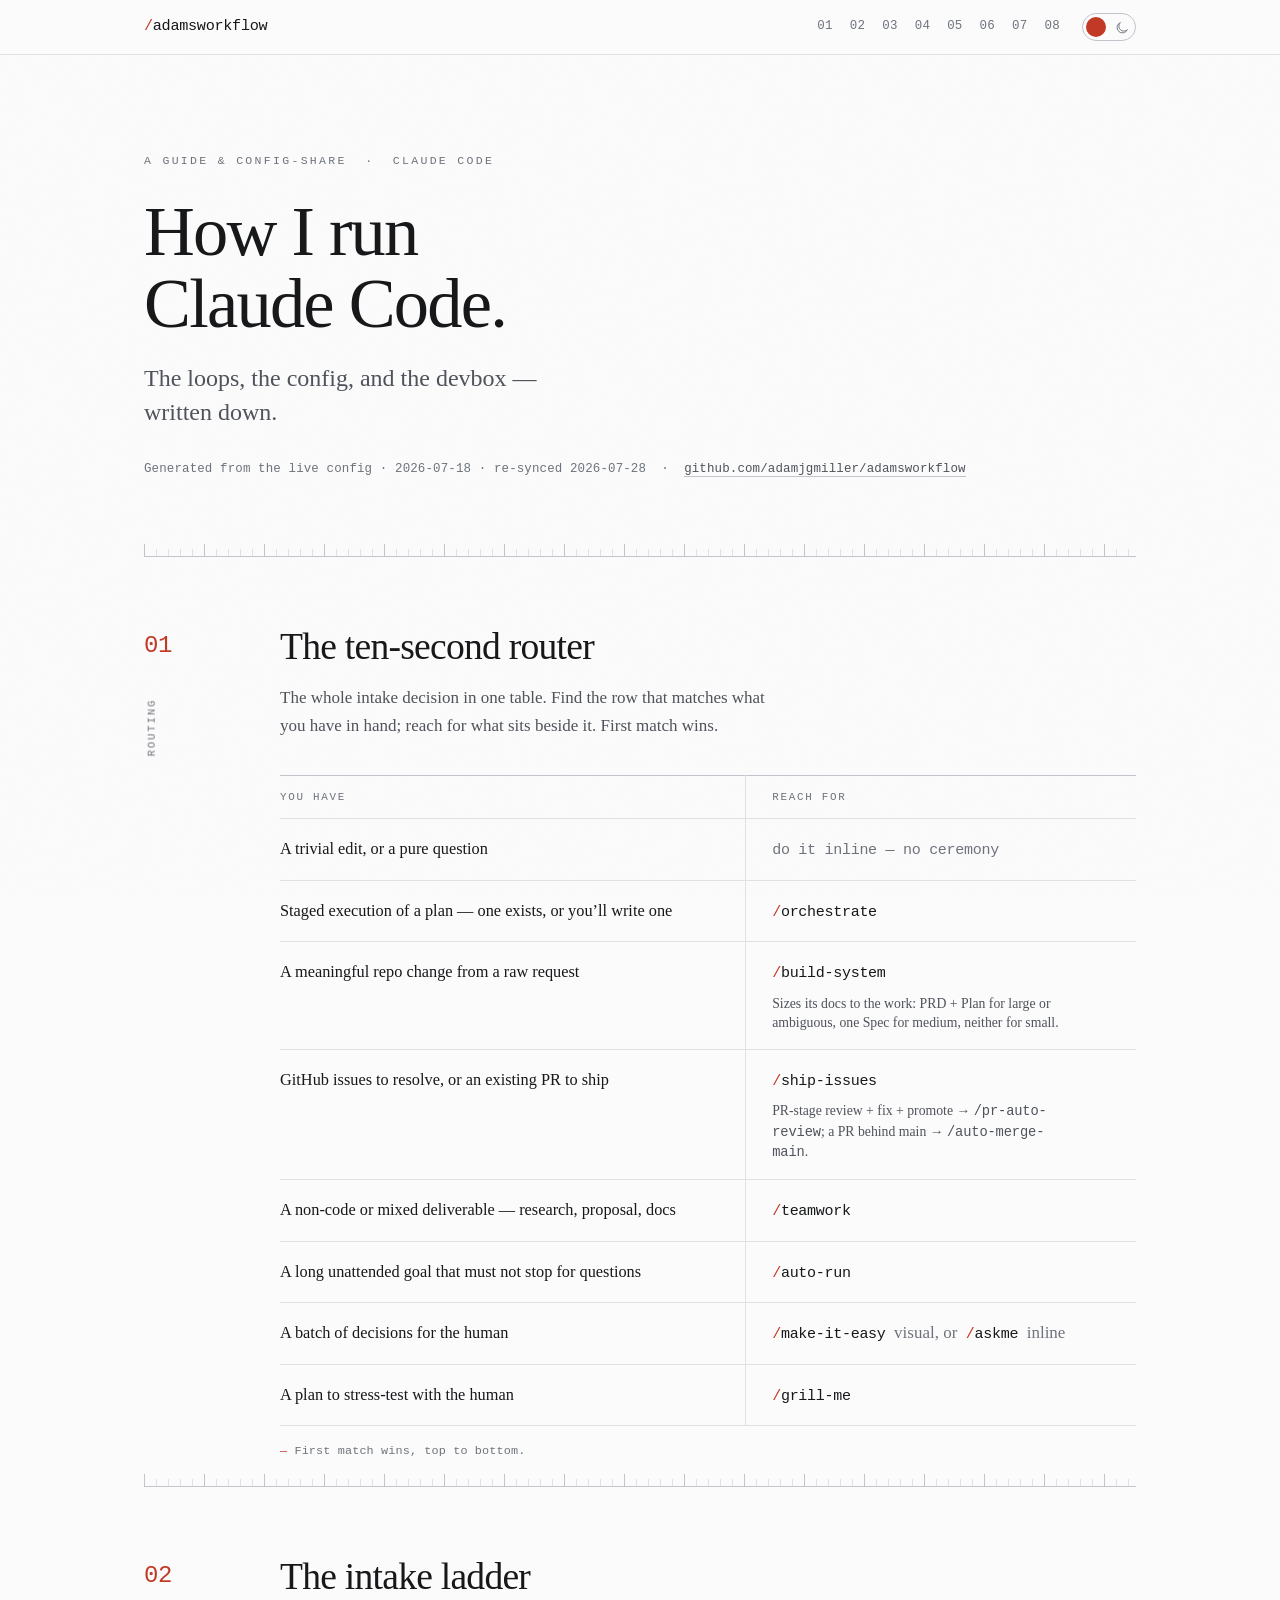
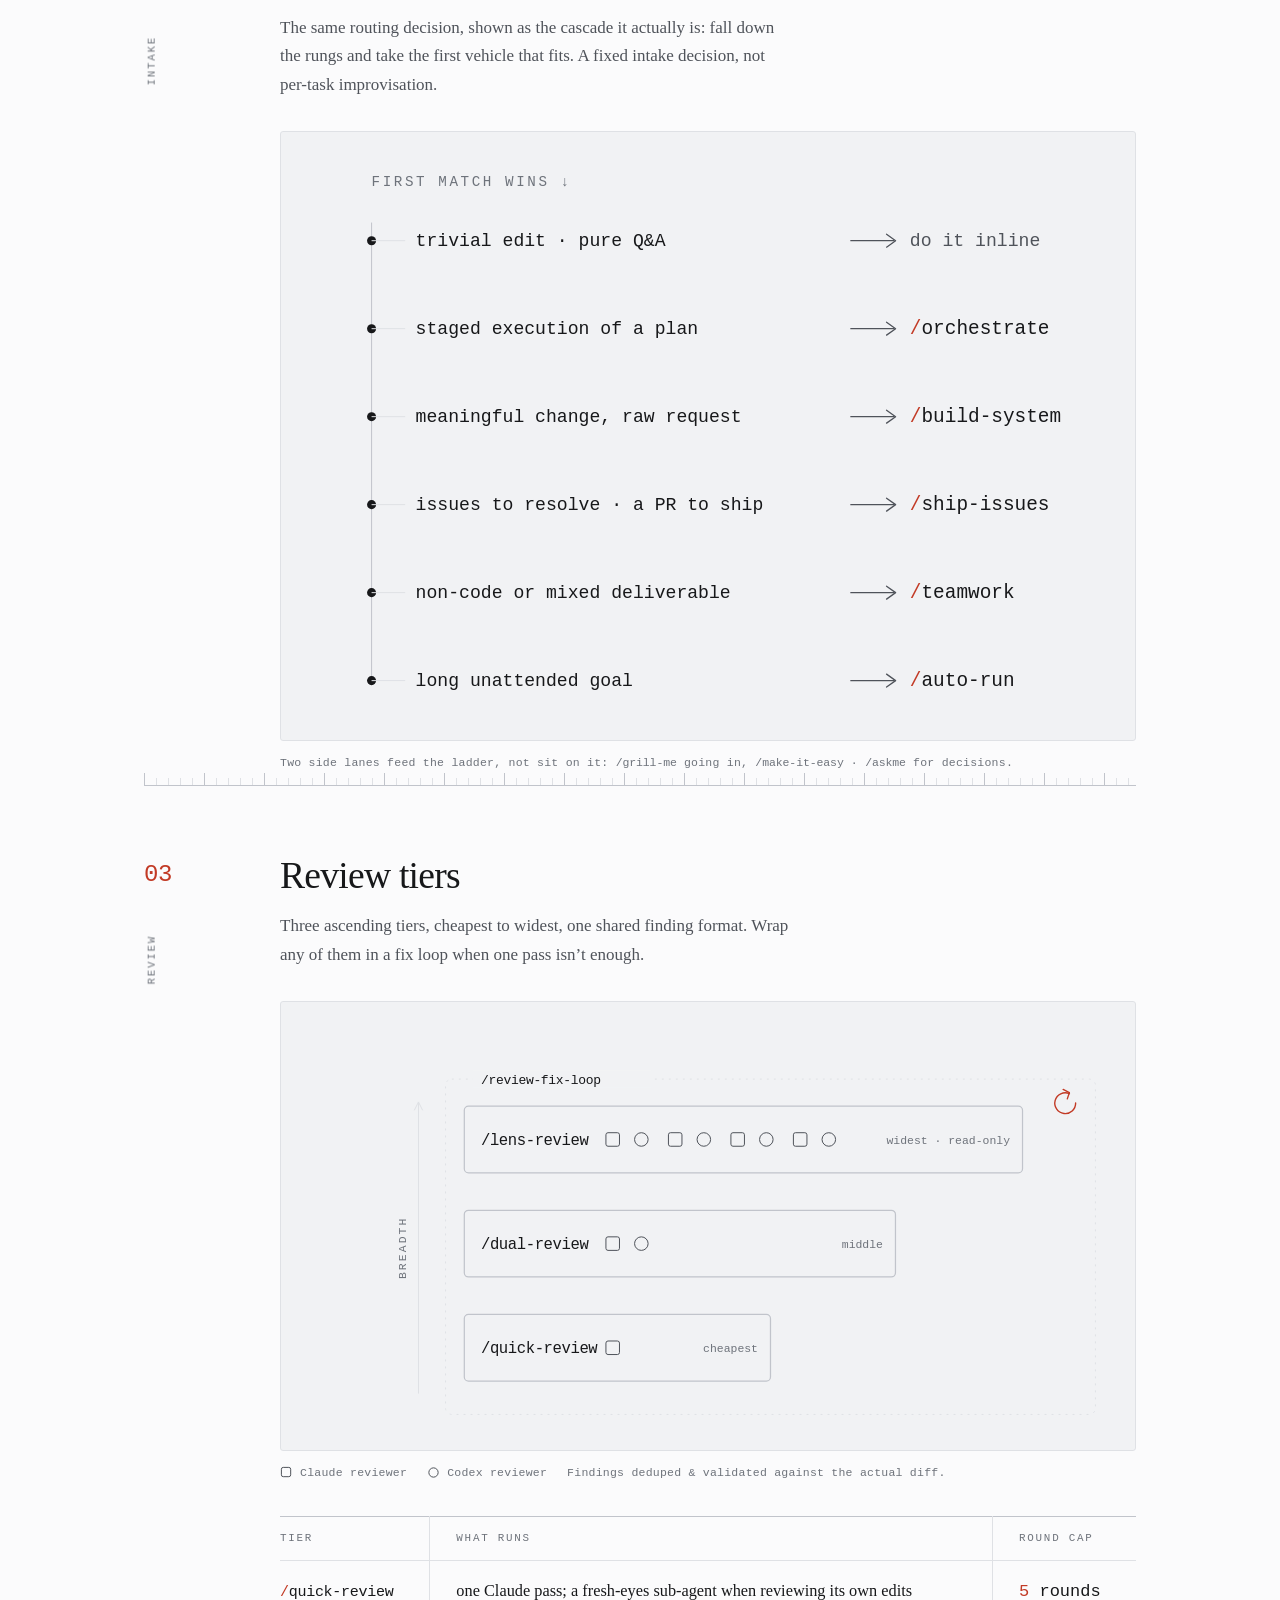
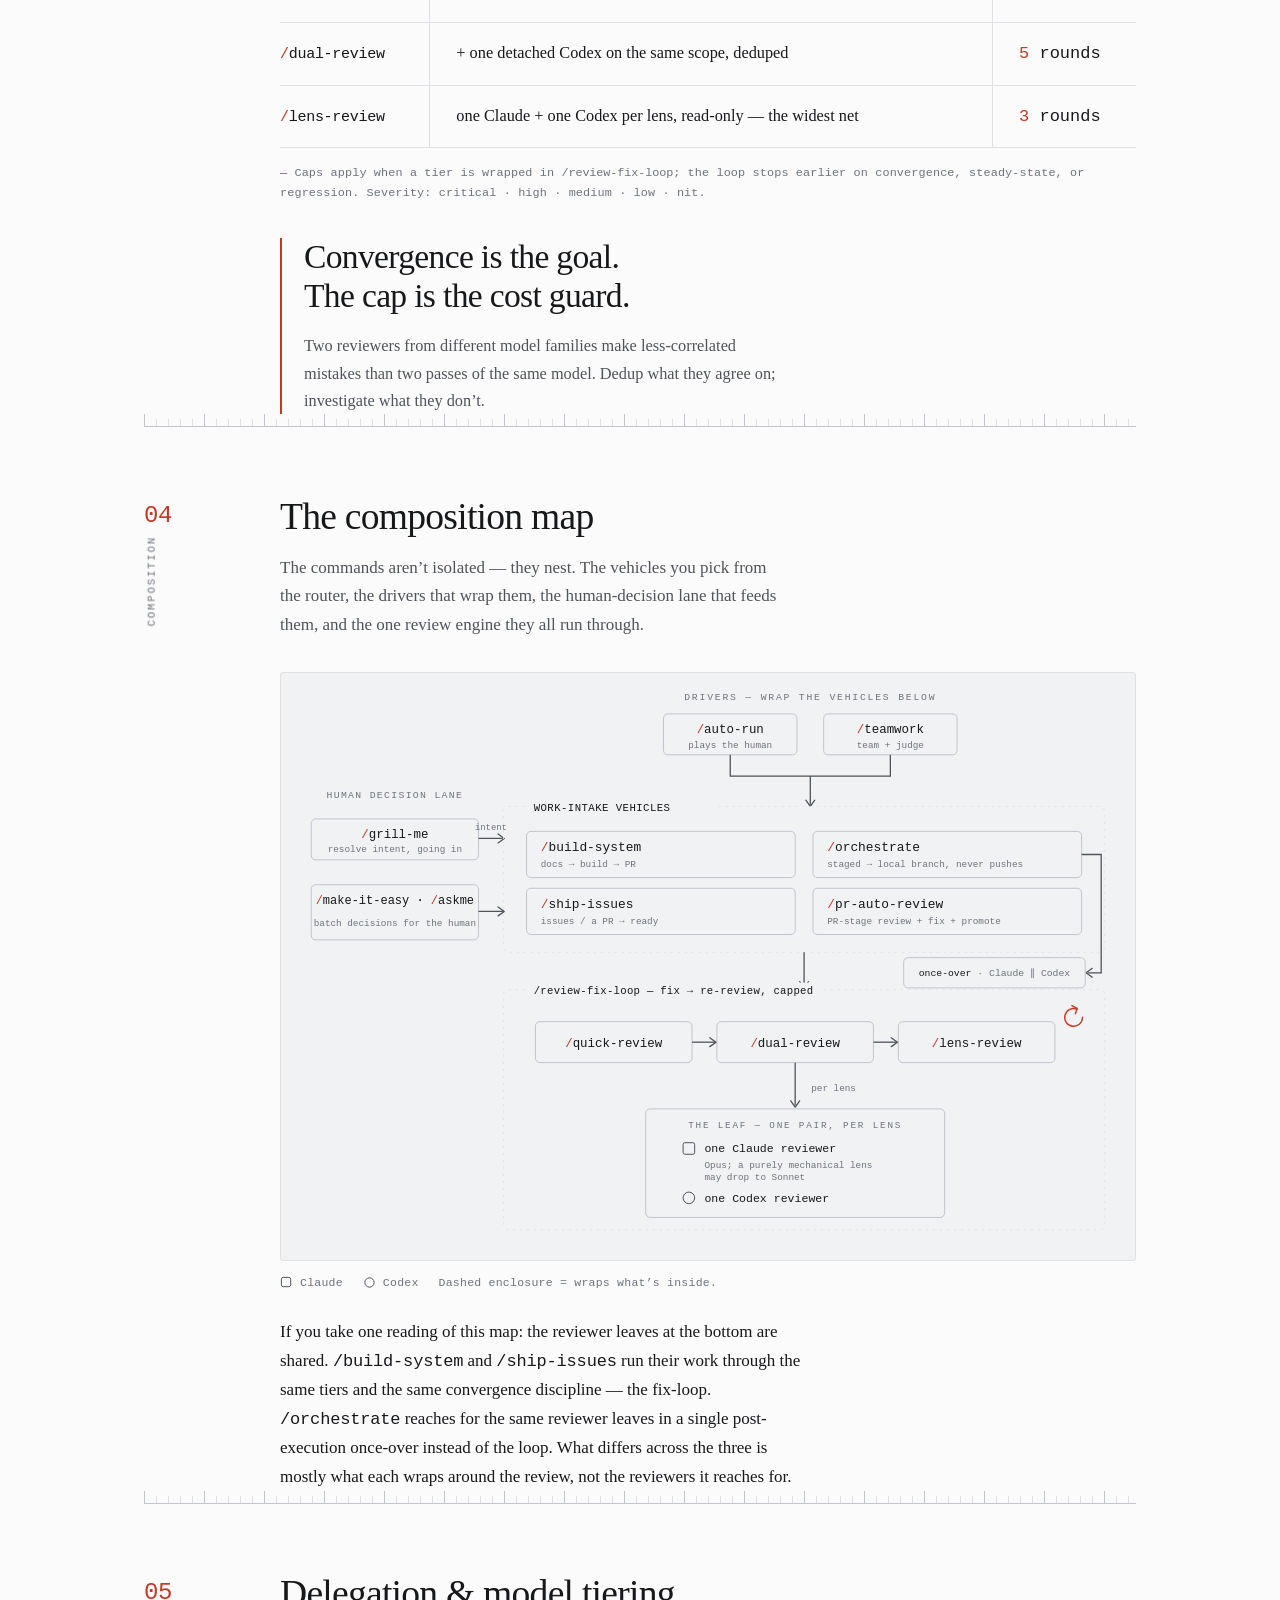
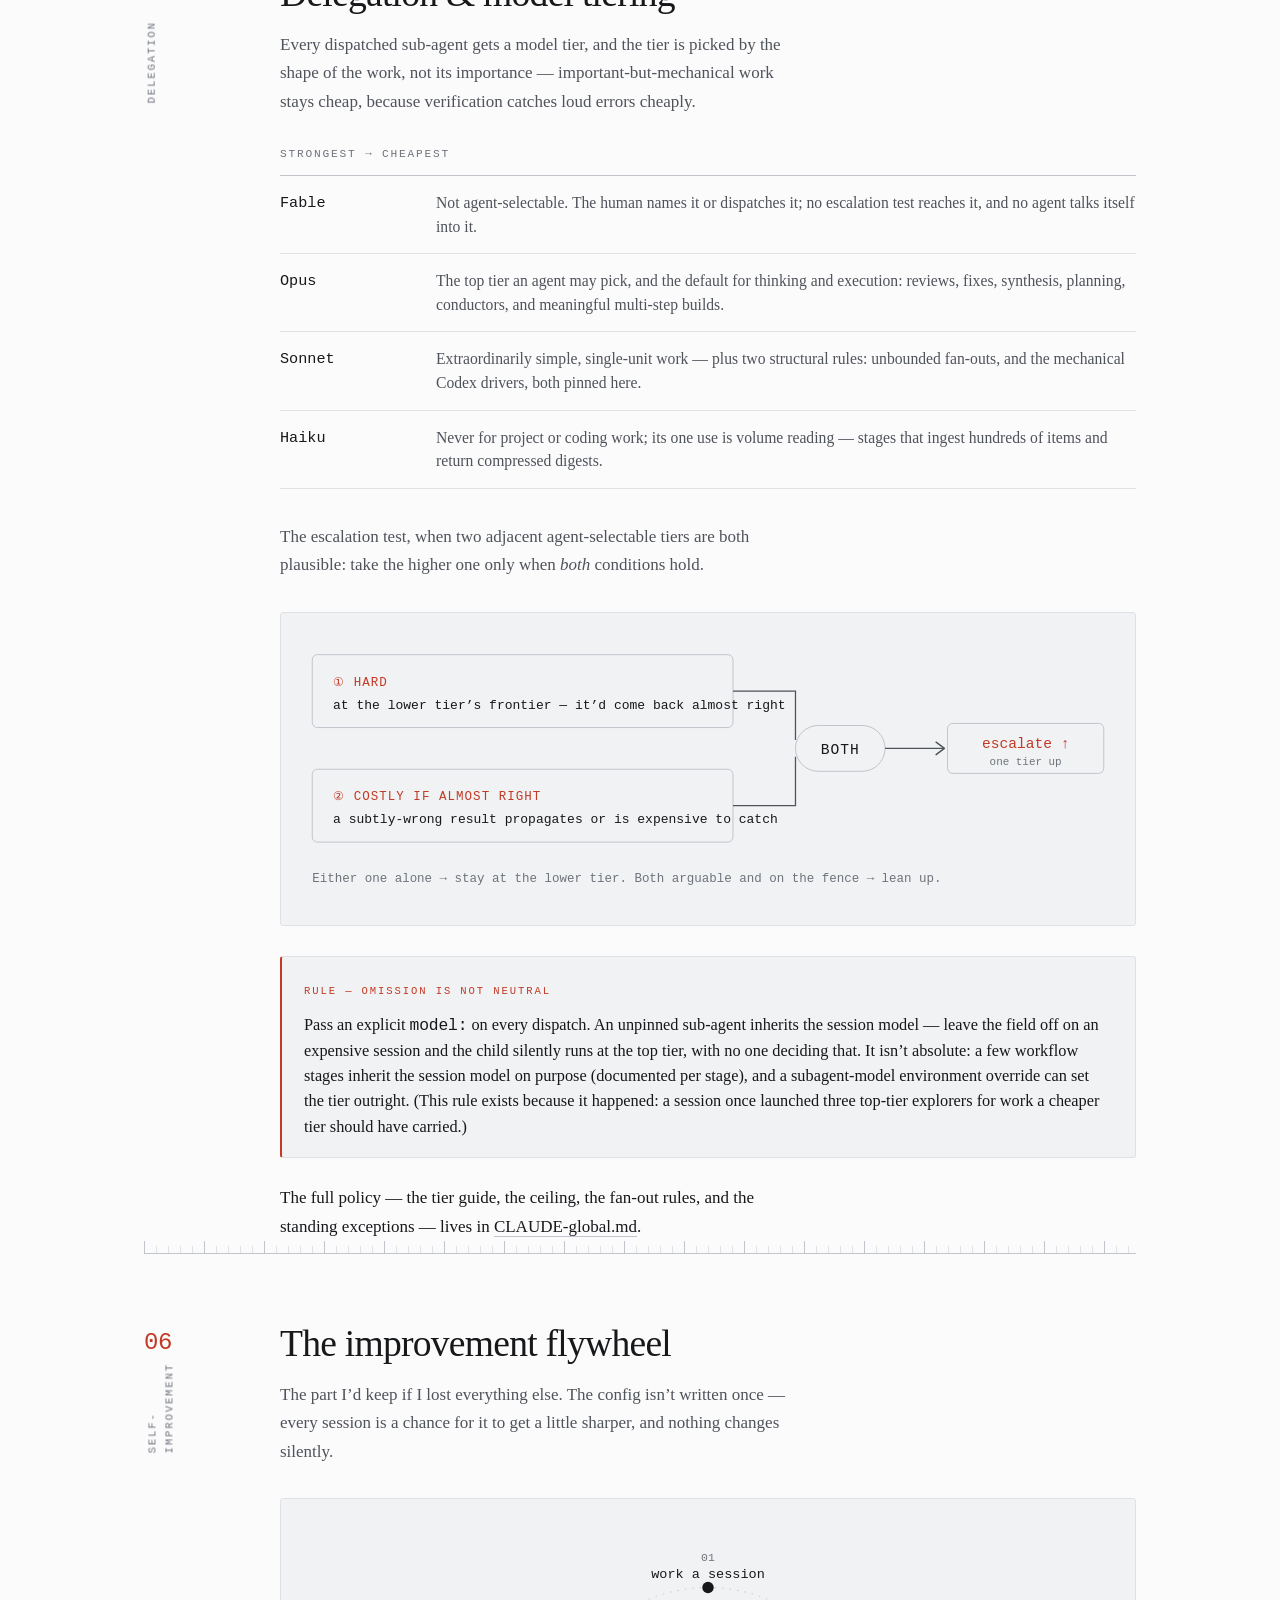
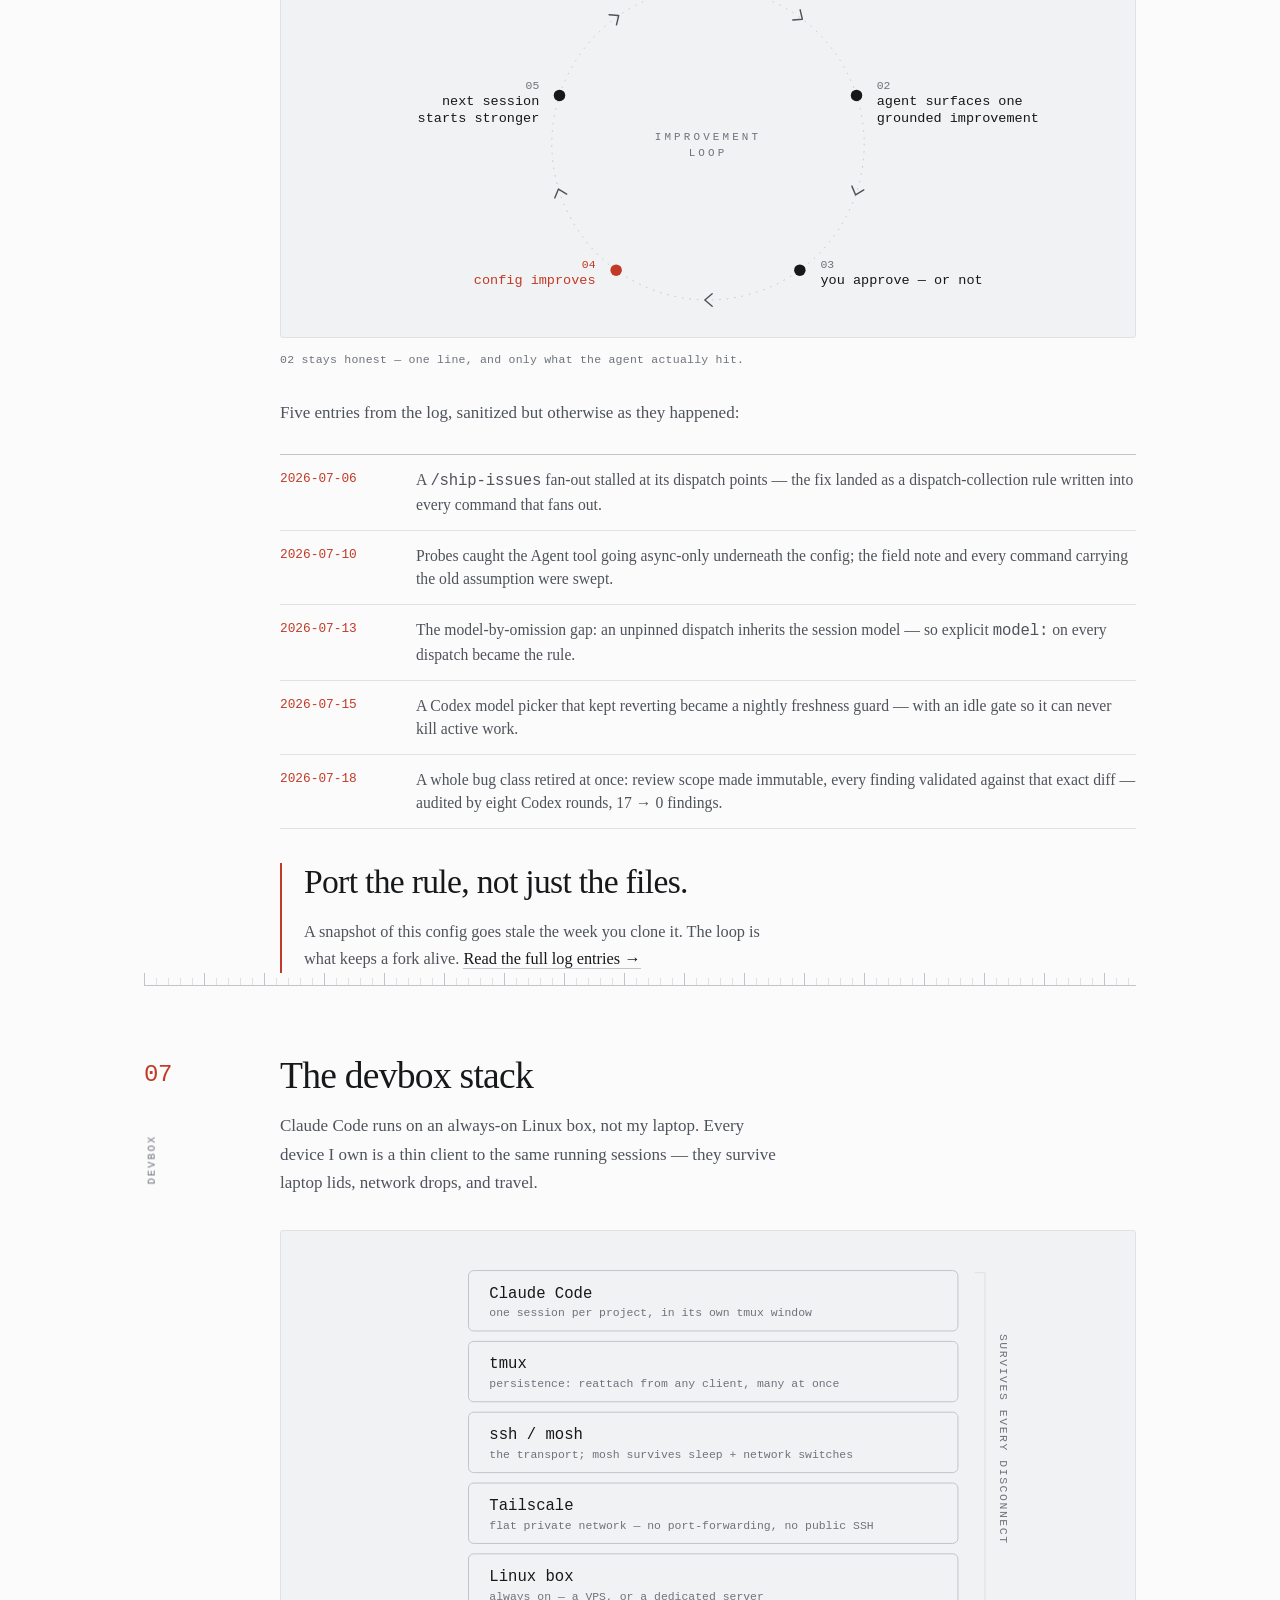
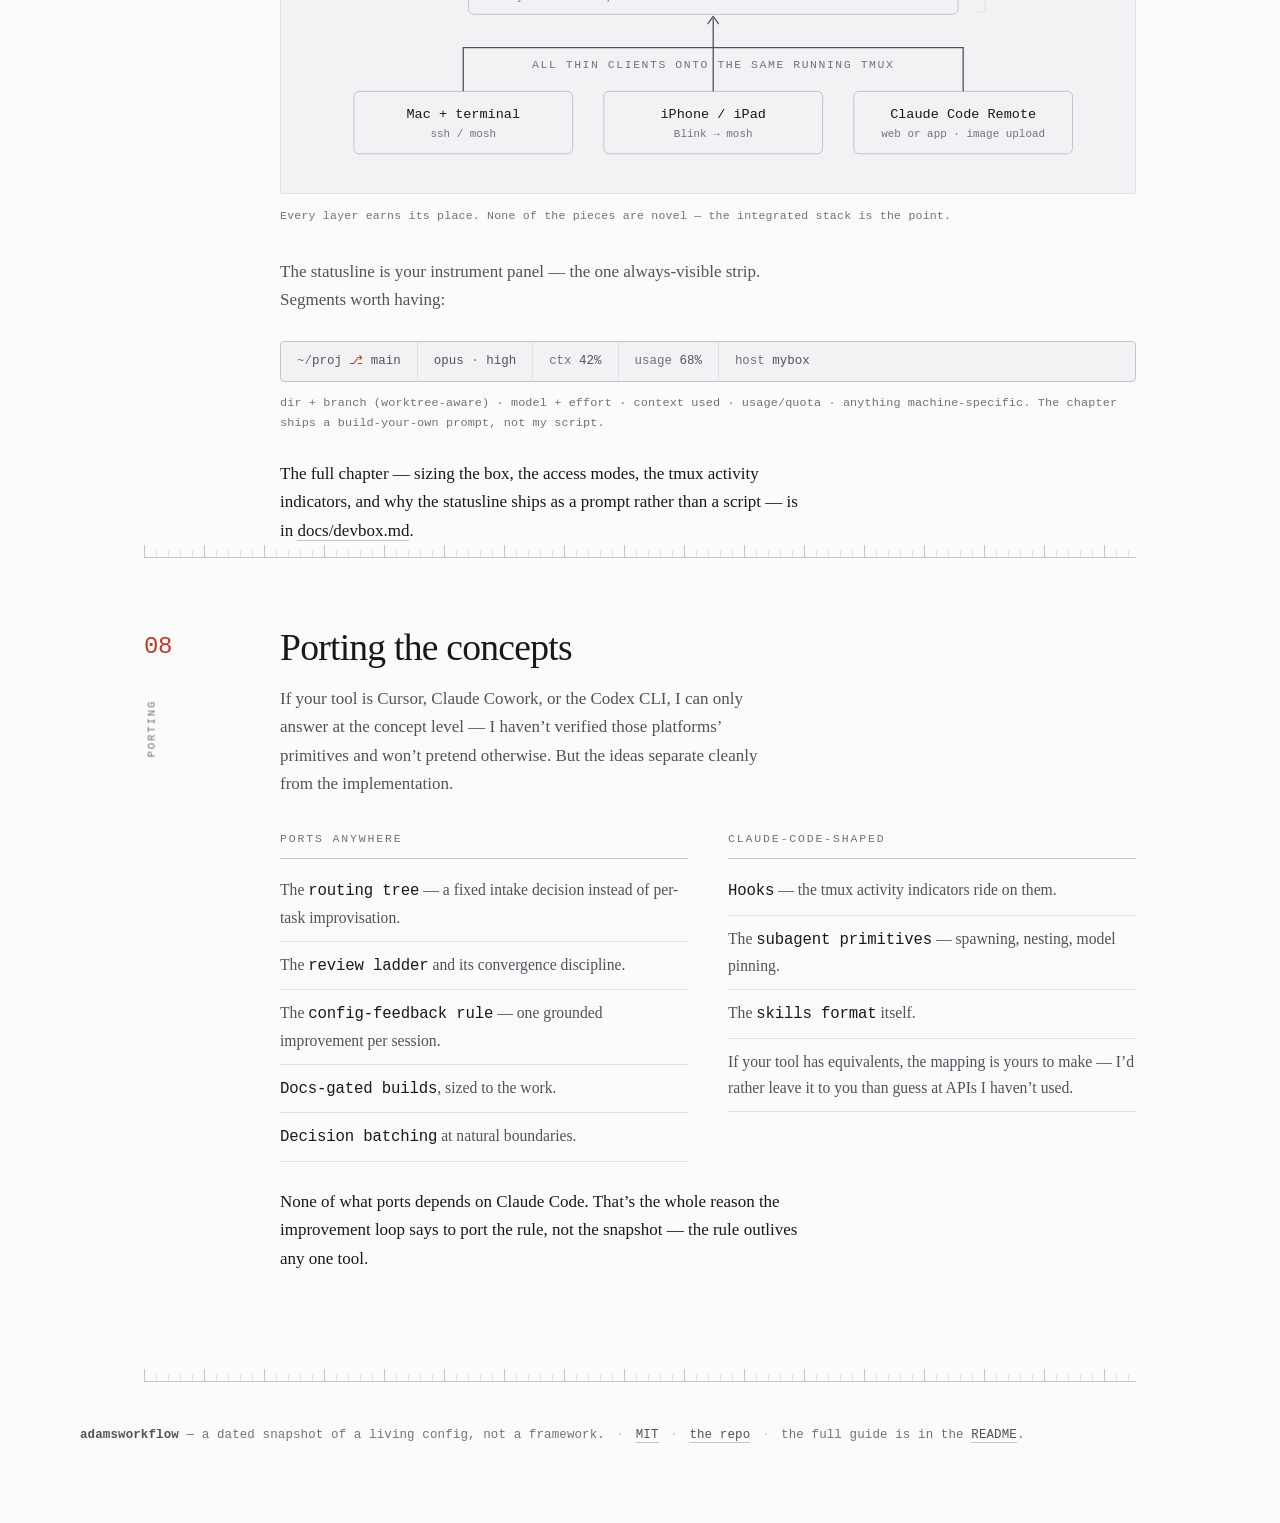
<file: docs/index.html>
<!doctype html>
<html lang="en">
<head>
<meta charset="utf-8">
<meta name="viewport" content="width=device-width, initial-scale=1">
<title>adamsworkflow — how I run Claude Code</title>
<meta name="description" content="How I run Claude Code. The loops, the config, and the devbox — a guide plus the real commands, skills, and config.">
<script>
/* Set theme before first paint to avoid a flash. Honor stored choice,
   else the OS preference. CSS keeps a no-JS fallback via media query. */
(function () {
  try {
    var t = localStorage.getItem('aw-theme');
    if (t !== 'light' && t !== 'dark') {
      t = matchMedia('(prefers-color-scheme: dark)').matches ? 'dark' : 'light';
    }
    document.documentElement.setAttribute('data-theme', t);
  } catch (e) {}
})();
</script>
<style>
/* ---------------------------------------------------------------------------
   adamsworkflow — flagship guide page
   Aesthetic: typeset engineering manual. Serif + monospace only.
   Cool-neutral monochrome. Hairline ruler rules. One restrained
   proofreader's-red accent, used sparingly. Light + dark. Self-contained.
   --------------------------------------------------------------------------- */

/* ---- Tokens -------------------------------------------------------------- */
:root {
  --serif: ui-serif, "New York", "Iowan Old Style", "Palatino Linotype",
           Palatino, "Book Antiqua", Georgia, serif;
  --mono: ui-monospace, "SF Mono", "SFMono-Regular", Menlo, "Cascadia Mono",
          "Cascadia Code", Consolas, "Liberation Mono", monospace;

  /* light — cool neutral */
  --paper: #FBFBFC;
  --raise: #F1F2F4;
  --ink: #17181A;
  --ink-soft: #4F535A;
  --ink-faint: #6E737B;
  --hair: #DFE1E5;
  --hair-strong: #C1C4CB;
  --accent: #C23A25;
  --accent-line: rgba(194, 58, 37, .30);
  --accent-wash: rgba(194, 58, 37, .07);

  color-scheme: light;
}
:root[data-theme="dark"] {
  --paper: #0E0F11;
  --raise: #16181B;
  --ink: #E8EAED;
  --ink-soft: #9BA1A9;
  --ink-faint: #767B84;
  --hair: #24262B;
  --hair-strong: #35383E;
  --accent: #E56A54;
  --accent-line: rgba(229, 106, 84, .34);
  --accent-wash: rgba(229, 106, 84, .08);

  color-scheme: dark;
}
/* no-JS OS fallback */
@media (prefers-color-scheme: dark) {
  :root:not([data-theme]) {
    --paper: #0E0F11; --raise: #16181B; --ink: #E8EAED;
    --ink-soft: #9BA1A9; --ink-faint: #767B84; --hair: #24262B;
    --hair-strong: #35383E; --accent: #E56A54;
    --accent-line: rgba(229,106,84,.34); --accent-wash: rgba(229,106,84,.08);
    color-scheme: dark;
  }
}

/* ---- Reset / base -------------------------------------------------------- */
*, *::before, *::after { box-sizing: border-box; }
html { -webkit-text-size-adjust: 100%; }
@media (prefers-reduced-motion: no-preference) {
  html { scroll-behavior: smooth; }
}
body {
  margin: 0;
  background: var(--paper);
  color: var(--ink);
  font-family: var(--serif);
  font-size: 17px;
  line-height: 1.68;
  -webkit-font-smoothing: antialiased;
  text-rendering: optimizeLegibility;
  font-variant-numeric: oldstyle-nums;
}
/* faint greyscale print grain (feColorMatrix saturate 0 → no color cast) */
body::before {
  content: "";
  position: fixed;
  inset: 0;
  pointer-events: none;
  z-index: 0;
  opacity: .5;
  mix-blend-mode: multiply;
  background-image: url("data:image/svg+xml,%3Csvg xmlns='http://www.w3.org/2000/svg' width='140' height='140'%3E%3Cfilter id='n'%3E%3CfeTurbulence type='fractalNoise' baseFrequency='.9' numOctaves='2' stitchTiles='stitch'/%3E%3CfeColorMatrix type='saturate' values='0'/%3E%3C/filter%3E%3Crect width='100%25' height='100%25' filter='url(%23n)' opacity='.03'/%3E%3C/svg%3E");
}
:root[data-theme="dark"] body::before { mix-blend-mode: screen; opacity: .35; }

.wrap { max-width: 1120px; margin: 0 auto; padding: 0 clamp(20px, 5vw, 68px); }
main, header, footer { position: relative; z-index: 1; }

a { color: inherit; }
.lnk { color: var(--ink); text-decoration: none; border-bottom: 1px solid var(--hair-strong); }
.lnk:hover { color: var(--accent); border-color: var(--accent); }

/* mono utility */
.mono {
  font-family: var(--mono);
  font-variant-numeric: tabular-nums;
  letter-spacing: -0.01em;
}
.kicker {
  font-family: var(--mono);
  font-size: 0.72rem;
  letter-spacing: 0.2em;
  text-transform: uppercase;
  color: var(--ink-faint);
}

/* ---- Ruler rule (signature motif) --------------------------------------- */
.ruler {
  height: 13px;
  border: 0;
  margin: 0;
  background-image:
    repeating-linear-gradient(90deg, var(--hair-strong) 0 1px, transparent 1px 60px),
    repeating-linear-gradient(90deg, var(--hair) 0 1px, transparent 1px 12px);
  background-size: 100% 13px, 100% 7px;
  background-position: bottom left, bottom left;
  background-repeat: repeat-x, repeat-x;
  border-bottom: 1px solid var(--hair-strong);
}

/* ---- Top bar ------------------------------------------------------------- */
.topbar {
  position: sticky;
  top: 0;
  z-index: 20;
  background: var(--paper);
  border-bottom: 1px solid var(--hair);
}
.topbar-in {
  display: flex;
  align-items: center;
  gap: 20px;
  height: 54px;
}
.brand {
  font-family: var(--mono);
  font-weight: 500;
  font-size: 0.95rem;
  letter-spacing: -0.02em;
  text-decoration: none;
  white-space: nowrap;
}
.brand .slash { color: var(--accent); }
.topnav {
  margin-left: auto;
  display: flex;
  align-items: center;
  gap: 15px;
}
.topnav a {
  font-family: var(--mono);
  font-size: 0.78rem;
  letter-spacing: 0.02em;
  color: var(--ink-faint);
  text-decoration: none;
  padding: 4px 1px;
  border-bottom: 1px solid transparent;
  transition: color .18s, border-color .18s;
}
.topnav a:hover { color: var(--ink); border-color: var(--accent); }

/* theme toggle */
.toggle {
  position: relative;
  width: 54px; height: 28px;
  flex: none;
  margin-left: 6px;
  border-radius: 999px;
  border: 1px solid var(--hair-strong);
  background: transparent;
  cursor: pointer;
  padding: 0;
}
.toggle .knob {
  position: absolute; top: 3px; left: 3px;
  width: 20px; height: 20px; border-radius: 50%;
  background: var(--accent);
  transition: transform .26s cubic-bezier(.4,.1,.2,1);
}
:root[data-theme="dark"] .toggle .knob { transform: translateX(26px); }
.toggle svg { position: absolute; top: 6px; width: 16px; height: 16px;
  stroke: var(--ink-faint); fill: none; stroke-width: 1.4; }
.toggle .i-sun { left: 5px; }
.toggle .i-moon { right: 5px; }
@media (prefers-reduced-motion: reduce) { .toggle .knob { transition: none; } }

/* ---- Hero ---------------------------------------------------------------- */
.hero { padding: clamp(48px, 8vw, 96px) 0 0; }
.hero .kicker { display: block; margin-bottom: 26px; }
.hero h1 {
  font-family: var(--serif);
  font-weight: 500;
  font-size: clamp(2.5rem, 6.2vw, 4.4rem);
  line-height: 1.02;
  letter-spacing: -0.025em;
  margin: 0;
  max-width: 15ch;
}
.hero .lede {
  font-size: clamp(1.15rem, 2.2vw, 1.5rem);
  line-height: 1.4;
  color: var(--ink-soft);
  margin: 22px 0 0;
  max-width: 34ch;
}
.hero .meta {
  font-family: var(--mono);
  font-size: 0.78rem;
  color: var(--ink-faint);
  margin: 30px 0 0;
  letter-spacing: 0.01em;
}
.hero .meta a { color: var(--ink-soft); text-decoration: none;
  border-bottom: 1px solid var(--hair-strong); overflow-wrap: anywhere; }
.hero .meta a:hover { color: var(--accent); border-color: var(--accent); }
.hero-ruler { margin-top: clamp(40px, 6vw, 64px); }

/* ---- Sections ------------------------------------------------------------ */
.sec { padding: clamp(44px, 6vw, 76px) 0 0; scroll-margin-top: 74px; }
.sec-grid {
  display: grid;
  grid-template-columns: 92px minmax(0, 1fr);
  column-gap: 44px;
}
.sec-index { grid-column: 1; }
.sec-index .num {
  font-family: var(--mono);
  font-size: 1.5rem;
  color: var(--accent);
  letter-spacing: -0.02em;
  line-height: 1;
}
.sec-index .tag {
  display: block;
  margin-top: 10px;
  font-family: var(--mono);
  font-size: 0.66rem;
  letter-spacing: 0.18em;
  text-transform: uppercase;
  color: var(--ink-faint);
  writing-mode: vertical-rl;
  text-orientation: mixed;
  transform: rotate(180deg);
  height: 8em;
}
.sec-body { grid-column: 2; min-width: 0; }
.sec-body h2 {
  font-family: var(--serif);
  font-weight: 500;
  font-size: clamp(1.7rem, 3.4vw, 2.35rem);
  letter-spacing: -0.02em;
  line-height: 1.08;
  margin: -6px 0 0;
}
.sec-body .intro {
  color: var(--ink-soft);
  margin: 16px 0 0;
  max-width: 60ch;
}
.prose { max-width: 62ch; }
.prose p { margin: 1.05em 0 0; }
.prose.gap { margin-top: 26px; }
.prose a { color: var(--ink); text-decoration: none; border-bottom: 1px solid var(--hair-strong); }
.prose a:hover { color: var(--accent); border-color: var(--accent); }

/* ---- Router / caps tables ------------------------------------------------ */
.router { margin-top: 34px; }
/* keep wide tables scrolling within themselves, not the page body, when narrow */
.table-scroll { overflow-x: auto; scrollbar-width: thin; scrollbar-color: var(--hair-strong) transparent; }
.table-scroll::-webkit-scrollbar { height: 8px; }
.table-scroll::-webkit-scrollbar-thumb { background: var(--hair-strong); border-radius: 4px; }
.table-scroll::-webkit-scrollbar-track { background: transparent; }
.router table {
  width: 100%;
  border-collapse: collapse;
  border-top: 1px solid var(--hair-strong);
}
.router thead th {
  font-family: var(--mono);
  font-size: 0.68rem;
  letter-spacing: 0.16em;
  text-transform: uppercase;
  color: var(--ink-faint);
  font-weight: 500;
  text-align: left;
  padding: 12px 20px 12px 0;
  border-bottom: 1px solid var(--hair);
}
.router thead th.c-reach { padding-left: 26px; border-left: 1px solid var(--hair); }
.router tbody td {
  vertical-align: baseline;
  padding: 16px 20px 16px 0;
  border-bottom: 1px solid var(--hair);
}
.router tbody td.c-reach { padding-left: 26px; border-left: 1px solid var(--hair); }
.router tbody tr { transition: background .15s; }
.router tbody tr:hover { background: var(--raise); }
.router .have { font-size: 1.02rem; line-height: 1.4; }
.router .cmd {
  font-family: var(--mono);
  font-size: 0.94rem;
  font-weight: 500;
  letter-spacing: -0.02em;
  white-space: nowrap;
}
.router .cmd .slash { color: var(--accent); }
.router .cmd-alt { color: var(--ink-faint); font-weight: 400; }
.router .cmd-note {
  display: block;
  font-family: var(--serif);
  font-size: 0.86rem;
  line-height: 1.42;
  color: var(--ink-soft);
  margin-top: 7px;
  white-space: normal;
  max-width: 44ch;
}
.footnote {
  font-family: var(--mono);
  font-size: 0.74rem;
  color: var(--ink-faint);
  margin-top: 16px;
  letter-spacing: 0.01em;
}
.footnote::before { content: "— "; color: var(--accent); }
/* caps table reuses .router; third column for the cap */
.caps td.c-cap, .caps th.c-cap {
  font-family: var(--mono);
  white-space: nowrap;
  padding-left: 26px;
  border-left: 1px solid var(--hair);
  text-align: left;
}
.caps .cap-n { color: var(--accent); font-weight: 500; }

/* ---- Figures / diagrams -------------------------------------------------- */
.figure { margin: 32px 0 0; }
.figframe { position: relative; }
.figure .frame {
  border: 1px solid var(--hair);
  background: var(--raise);
  border-radius: 3px;
  overflow-x: auto;
  scrollbar-width: thin;
  scrollbar-color: var(--hair-strong) transparent;
}
.figure .frame::-webkit-scrollbar { height: 8px; }
.figure .frame::-webkit-scrollbar-thumb {
  background: var(--hair-strong); border-radius: 4px;
}
.figure .frame::-webkit-scrollbar-track { background: transparent; }
.figure .frame svg { display: block; width: 100%; height: auto; }
.fig-tiers .frame svg { min-width: 560px; }
.fig-cycle .frame svg { min-width: 460px; }
.fig-ladder .frame svg { min-width: 460px; }
.fig-map .frame svg { min-width: 700px; }
.fig-gate .frame svg { min-width: 560px; }
.fig-stack .frame svg { min-width: 540px; }
/* horizontal-scroll affordance: right-edge fade shown only while more is offscreen */
.scroll-cue {
  position: absolute;
  top: 1px; right: 1px; bottom: 1px;
  width: 60px;
  pointer-events: none;
  border-radius: 0 3px 3px 0;
  background: linear-gradient(to right, transparent, var(--raise) 78%);
  opacity: 0;
  transition: opacity .2s ease;
  display: flex;
  align-items: center;
  justify-content: flex-end;
}
.scroll-cue::after {
  content: "";
  width: 7px; height: 7px;
  margin-right: 11px;
  border-right: 1.5px solid var(--ink-faint);
  border-bottom: 1.5px solid var(--ink-faint);
  transform: rotate(-45deg);
}
.figframe.scrollable:not(.at-end) .scroll-cue { opacity: 1; }
@media (prefers-reduced-motion: reduce) { .scroll-cue { transition: none; } }
.figcap {
  font-family: var(--mono);
  font-size: 0.72rem;
  color: var(--ink-faint);
  margin-top: 12px;
  letter-spacing: 0.02em;
  display: flex;
  flex-wrap: wrap;
  gap: 6px 20px;
  align-items: center;
}
.figcap .lg { display: inline-flex; align-items: center; gap: 7px; }
.figcap .lg svg { width: 13px; height: 13px; }

/* diagram theming (inline SVG reads these vars) */
.d-track { stroke: var(--hair-strong); fill: none; }
.d-hair  { stroke: var(--hair); fill: none; }
.d-tier  { stroke: var(--hair-strong); fill: none; }
.d-box   { stroke: var(--hair-strong); fill: var(--raise); }
.d-node  { fill: var(--ink); }
.d-node-accent { fill: var(--accent); }
.d-mk    { stroke: var(--ink-soft); fill: none; }
.d-ink   { fill: var(--ink); }
.d-soft  { fill: var(--ink-soft); }
.d-faint { fill: var(--ink-faint); }
.d-accent-f { fill: var(--accent); }
.d-accent-s { stroke: var(--accent); fill: none; }
.d-paper { fill: var(--raise); }
.d-arrow { stroke: var(--ink-soft); fill: none; }
.figure svg text { font-family: var(--mono); }

/* ---- Pull quotes --------------------------------------------------------- */
.pull {
  margin: 34px 0 0;
  padding-left: 22px;
  border-left: 2px solid var(--accent);
}
.pull .big {
  font-family: var(--serif);
  font-size: clamp(1.5rem, 3.2vw, 2.1rem);
  line-height: 1.16;
  letter-spacing: -0.02em;
  margin: 0;
}
.pull .sub {
  margin: 16px 0 0;
  color: var(--ink-soft);
  font-size: 1.02rem;
  max-width: 58ch;
}

/* ---- Tier ladder (delegation) ------------------------------------------- */
.tiers-scale {
  font-family: var(--mono); font-size: 0.7rem; letter-spacing: 0.16em;
  text-transform: uppercase; color: var(--ink-faint); margin: 28px 0 0;
}
.tiers { margin-top: 12px; border-top: 1px solid var(--hair-strong); }
.tier-row {
  display: grid; grid-template-columns: 132px minmax(0,1fr); gap: 24px;
  padding: 15px 0; border-bottom: 1px solid var(--hair);
}
.tier-row .t-name { font-family: var(--mono); font-weight: 500; font-size: 0.95rem; }
.tier-row .t-desc { color: var(--ink-soft); font-size: 0.98rem; line-height: 1.5; }

/* ---- Callout ------------------------------------------------------------- */
.callout {
  margin-top: 30px;
  border: 1px solid var(--hair);
  border-left: 2px solid var(--accent);
  border-radius: 3px;
  background: var(--raise);
  padding: 18px 22px;
}
.callout .lab {
  font-family: var(--mono); font-size: 0.66rem; letter-spacing: 0.18em;
  text-transform: uppercase; color: var(--accent);
}
.callout p { margin: 8px 0 0; font-size: 1.02rem; line-height: 1.55; }

/* ---- Mock statusline ----------------------------------------------------- */
.statusline {
  margin-top: 26px;
  display: flex; flex-wrap: wrap;
  border: 1px solid var(--hair-strong); border-radius: 4px;
  overflow: hidden; background: var(--raise);
  font-family: var(--mono); font-size: 0.78rem;
  font-variant-numeric: tabular-nums;
}
.statusline .seg {
  padding: 9px 16px; border-right: 1px solid var(--hair);
  color: var(--ink-soft); white-space: nowrap;
}
.statusline .seg:last-child { border-right: 0; }
.statusline .seg .k { color: var(--ink-faint); }
.statusline .seg .br { color: var(--accent); }
.statusline-note {
  font-family: var(--mono); font-size: 0.74rem; color: var(--ink-faint);
  margin-top: 12px; letter-spacing: 0.01em;
}

/* ---- Split (porting) ----------------------------------------------------- */
.split {
  margin-top: 30px;
  display: grid; grid-template-columns: 1fr 1fr; gap: 40px;
}
.split h3 {
  font-family: var(--mono); font-size: 0.72rem; letter-spacing: 0.16em;
  text-transform: uppercase; color: var(--ink-faint); font-weight: 500;
  margin: 0 0 8px; padding-bottom: 10px; border-bottom: 1px solid var(--hair-strong);
}
.split ul { list-style: none; margin: 0; padding: 0; }
.split li { padding: 10px 0; border-bottom: 1px solid var(--hair); font-size: 0.98rem; color: var(--ink-soft); }
.split li .mono { color: var(--ink); }

/* ---- Log pointers -------------------------------------------------------- */
.loglist { list-style: none; margin: 26px 0 0; padding: 0; }
.loglist li {
  display: grid; grid-template-columns: 116px minmax(0,1fr); gap: 20px;
  padding: 13px 0; border-bottom: 1px solid var(--hair);
}
.loglist li:first-child { border-top: 1px solid var(--hair-strong); }
.loglist .date { font-family: var(--mono); font-size: 0.8rem; color: var(--accent); }
.loglist .what { color: var(--ink-soft); font-size: 0.98rem; line-height: 1.5; }

/* ---- Footer -------------------------------------------------------------- */
footer { margin-top: clamp(56px, 8vw, 96px); }
.foot-in { padding: 30px 0 64px; display: flex; flex-wrap: wrap; gap: 14px 28px; align-items: baseline; }
.foot-note {
  font-family: var(--mono); font-size: 0.78rem; line-height: 1.7;
  color: var(--ink-faint); letter-spacing: 0.01em;
}
.foot-note a { color: var(--ink-soft); text-decoration: none; border-bottom: 1px solid var(--hair-strong); }
.foot-note a:hover { color: var(--accent); border-color: var(--accent); }
.foot-note .sep { color: var(--hair-strong); margin: 0 4px; }

/* ---- Motion -------------------------------------------------------------- */
@media (prefers-reduced-motion: no-preference) {
  .reveal { opacity: 0; transform: translateY(10px); animation: rise .8s cubic-bezier(.2,.6,.2,1) forwards; }
  .d1 { animation-delay: .05s; } .d2 { animation-delay: .14s; }
  .d3 { animation-delay: .23s; } .d4 { animation-delay: .32s; }
  @keyframes rise { to { opacity: 1; transform: none; } }
}

/* ---- Responsive ---------------------------------------------------------- */
@media (max-width: 820px) {
  .topnav { gap: 11px; }
}
@media (max-width: 760px) {
  body { font-size: 16px; }
  .topnav a { display: none; }
  .sec-grid { grid-template-columns: 1fr; row-gap: 18px; }
  .sec-index, .sec-body { grid-column: auto; }
  .sec-index { display: flex; align-items: baseline; gap: 16px; }
  .sec-index .tag {
    writing-mode: horizontal-tb; transform: none; height: auto;
    margin-top: 0; align-self: center;
  }
  .router .cmd-note { max-width: none; }
  .split { grid-template-columns: 1fr; gap: 26px; }
  .tier-row { grid-template-columns: 1fr; gap: 4px; }
  .loglist li { grid-template-columns: 1fr; gap: 3px; }
}
@media (max-width: 440px) {
  .router thead th, .router tbody td { padding-right: 12px; }
  .router tbody td.c-reach, .router thead th.c-reach,
  .caps td.c-cap, .caps th.c-cap { padding-left: 14px; }
  .router .cmd { white-space: normal; }
}
</style>
</head>
<body>

<!-- Top bar -->
<header class="topbar">
  <div class="wrap topbar-in">
    <a class="brand" href="#top"><span class="slash">/</span>adamsworkflow</a>
    <nav class="topnav" aria-label="Sections">
      <a href="#s1" title="The ten-second router">01</a>
      <a href="#s2" title="The intake ladder">02</a>
      <a href="#s3" title="Review tiers">03</a>
      <a href="#s4" title="The composition map">04</a>
      <a href="#s5" title="Delegation &amp; model tiering">05</a>
      <a href="#s6" title="The improvement flywheel">06</a>
      <a href="#s7" title="The devbox stack">07</a>
      <a href="#s8" title="Porting">08</a>
      <button class="toggle" type="button" role="switch"
              aria-label="Toggle dark mode" aria-checked="false">
        <svg class="i-sun" viewBox="0 0 24 24" aria-hidden="true"><circle cx="12" cy="12" r="4.2"/><path d="M12 2.5v2.5M12 19v2.5M4.6 4.6l1.8 1.8M17.6 17.6l1.8 1.8M2.5 12H5M19 12h2.5M4.6 19.4l1.8-1.8M17.6 6.4l1.8-1.8"/></svg>
        <svg class="i-moon" viewBox="0 0 24 24" aria-hidden="true"><path d="M20 14.5A8 8 0 1 1 9.5 4 6.4 6.4 0 0 0 20 14.5Z"/></svg>
        <span class="knob"></span>
      </button>
    </nav>
  </div>
</header>

<main id="top">
  <!-- Hero -->
  <section class="hero">
    <div class="wrap">
      <span class="kicker reveal d1">A guide &amp; config-share &nbsp;·&nbsp; Claude&nbsp;Code</span>
      <h1 class="reveal d2">How I run<br>Claude&nbsp;Code.</h1>
      <p class="lede reveal d3">The loops, the config, and the devbox — written down.</p>
      <p class="meta reveal d4">
        Generated from the live config · 2026-07-18 · re-synced 2026-07-28
        &nbsp;·&nbsp;
        <a href="https://github.com/adamjgmiller/adamsworkflow">github.com/adamjgmiller/adamsworkflow</a>
      </p>
    </div>
    <div class="wrap"><hr class="ruler hero-ruler reveal d4"></div>
  </section>

  <!-- 01 — Router -->
  <section class="sec" id="s1">
    <div class="wrap sec-grid">
      <div class="sec-index">
        <span class="num">01</span>
        <span class="tag">Routing</span>
      </div>
      <div class="sec-body">
        <h2>The ten-second router</h2>
        <p class="intro">The whole intake decision in one table. Find the row that
          matches what you have in hand; reach for what sits beside it. First match
          wins.</p>

        <div class="router">
          <div class="table-scroll">
          <table>
            <thead>
              <tr>
                <th class="c-have">You have</th>
                <th class="c-reach">Reach for</th>
              </tr>
            </thead>
            <tbody>
              <tr>
                <td class="c-have"><span class="have">A trivial edit, or a pure question</span></td>
                <td class="c-reach"><span class="cmd cmd-alt">do it inline — no ceremony</span></td>
              </tr>
              <tr>
                <td class="c-have"><span class="have">Staged execution of a plan — one exists, or you&rsquo;ll write one</span></td>
                <td class="c-reach"><span class="cmd"><span class="slash">/</span>orchestrate</span></td>
              </tr>
              <tr>
                <td class="c-have"><span class="have">A meaningful repo change from a raw request</span></td>
                <td class="c-reach">
                  <span class="cmd"><span class="slash">/</span>build-system</span>
                  <span class="cmd-note">Sizes its docs to the work: PRD&nbsp;+&nbsp;Plan for large
                    or ambiguous, one Spec for medium, neither for small.</span>
                </td>
              </tr>
              <tr>
                <td class="c-have"><span class="have">GitHub issues to resolve, or an existing PR to ship</span></td>
                <td class="c-reach">
                  <span class="cmd"><span class="slash">/</span>ship-issues</span>
                  <span class="cmd-note">PR-stage review + fix + promote → <span class="mono">/pr-auto-review</span>;
                    a PR behind main → <span class="mono">/auto-merge-main</span>.</span>
                </td>
              </tr>
              <tr>
                <td class="c-have"><span class="have">A non-code or mixed deliverable — research, proposal, docs</span></td>
                <td class="c-reach"><span class="cmd"><span class="slash">/</span>teamwork</span></td>
              </tr>
              <tr>
                <td class="c-have"><span class="have">A long unattended goal that must not stop for questions</span></td>
                <td class="c-reach"><span class="cmd"><span class="slash">/</span>auto-run</span></td>
              </tr>
              <tr>
                <td class="c-have"><span class="have">A batch of decisions for the human</span></td>
                <td class="c-reach">
                  <span class="cmd"><span class="slash">/</span>make-it-easy</span>
                  <span class="cmd-alt">&nbsp;visual, or&nbsp;</span>
                  <span class="cmd"><span class="slash">/</span>askme</span>
                  <span class="cmd-alt">&nbsp;inline</span>
                </td>
              </tr>
              <tr>
                <td class="c-have"><span class="have">A plan to stress-test with the human</span></td>
                <td class="c-reach"><span class="cmd"><span class="slash">/</span>grill-me</span></td>
              </tr>
            </tbody>
          </table>
          </div>
          <p class="footnote">First match wins, top to bottom.</p>
        </div>
      </div>
    </div>
  </section>

  <div class="wrap"><hr class="ruler"></div>

  <!-- 02 — Intake ladder -->
  <section class="sec" id="s2">
    <div class="wrap sec-grid">
      <div class="sec-index">
        <span class="num">02</span>
        <span class="tag">Intake</span>
      </div>
      <div class="sec-body">
        <h2>The intake ladder</h2>
        <p class="intro">The same routing decision, shown as the cascade it actually
          is: fall down the rungs and take the first vehicle that fits. A fixed intake
          decision, not per-task improvisation.</p>

        <div class="figure fig-ladder">
          <div class="figframe">
          <div class="frame">
            <svg viewBox="0 0 660 470" role="img"
                 aria-label="A first-match-wins decision ladder: trivial edit or pure Q&A goes inline; staged plan to /orchestrate; meaningful change to /build-system; issues or a PR to /ship-issues; non-code deliverable to /teamwork; long unattended goal to /auto-run.">
              <text class="d-faint" x="70" y="42" font-size="11" letter-spacing="2">FIRST MATCH WINS  ↓</text>
              <!-- spine -->
              <line class="d-track" x1="70" y1="70" x2="70" y2="424" vector-effect="non-scaling-stroke"/>
              <!-- rungs: node · branch tick · condition · match arrow · vehicle -->
              <!-- rung 1 -->
              <circle class="d-node" cx="70" cy="84" r="3.5"/>
              <line class="d-hair" x1="70" y1="84" x2="96" y2="84" vector-effect="non-scaling-stroke"/>
              <text class="d-ink" x="104" y="88" font-size="14">trivial edit · pure Q&amp;A</text>
              <path class="d-arrow" d="M440 84 H474" stroke-width="1.3" vector-effect="non-scaling-stroke"/>
              <path class="d-arrow" d="M468 79 L475 84 L468 89" stroke-width="1.3" fill="none" stroke-linejoin="round" stroke-linecap="round" vector-effect="non-scaling-stroke"/>
              <text class="d-soft" x="486" y="88" font-size="14">do it inline</text>
              <!-- rung 2 -->
              <circle class="d-node" cx="70" cy="152" r="3.5"/>
              <line class="d-hair" x1="70" y1="152" x2="96" y2="152" vector-effect="non-scaling-stroke"/>
              <text class="d-ink" x="104" y="156" font-size="14">staged execution of a plan</text>
              <path class="d-arrow" d="M440 152 H474" stroke-width="1.3" vector-effect="non-scaling-stroke"/>
              <path class="d-arrow" d="M468 147 L475 152 L468 157" stroke-width="1.3" fill="none" stroke-linejoin="round" stroke-linecap="round" vector-effect="non-scaling-stroke"/>
              <text x="486" y="156" font-size="15"><tspan class="d-accent-f">/</tspan><tspan class="d-ink">orchestrate</tspan></text>
              <!-- rung 3 -->
              <circle class="d-node" cx="70" cy="220" r="3.5"/>
              <line class="d-hair" x1="70" y1="220" x2="96" y2="220" vector-effect="non-scaling-stroke"/>
              <text class="d-ink" x="104" y="224" font-size="14">meaningful change, raw request</text>
              <path class="d-arrow" d="M440 220 H474" stroke-width="1.3" vector-effect="non-scaling-stroke"/>
              <path class="d-arrow" d="M468 215 L475 220 L468 225" stroke-width="1.3" fill="none" stroke-linejoin="round" stroke-linecap="round" vector-effect="non-scaling-stroke"/>
              <text x="486" y="224" font-size="15"><tspan class="d-accent-f">/</tspan><tspan class="d-ink">build-system</tspan></text>
              <!-- rung 4 -->
              <circle class="d-node" cx="70" cy="288" r="3.5"/>
              <line class="d-hair" x1="70" y1="288" x2="96" y2="288" vector-effect="non-scaling-stroke"/>
              <text class="d-ink" x="104" y="292" font-size="14">issues to resolve · a PR to ship</text>
              <path class="d-arrow" d="M440 288 H474" stroke-width="1.3" vector-effect="non-scaling-stroke"/>
              <path class="d-arrow" d="M468 283 L475 288 L468 293" stroke-width="1.3" fill="none" stroke-linejoin="round" stroke-linecap="round" vector-effect="non-scaling-stroke"/>
              <text x="486" y="292" font-size="15"><tspan class="d-accent-f">/</tspan><tspan class="d-ink">ship-issues</tspan></text>
              <!-- rung 5 -->
              <circle class="d-node" cx="70" cy="356" r="3.5"/>
              <line class="d-hair" x1="70" y1="356" x2="96" y2="356" vector-effect="non-scaling-stroke"/>
              <text class="d-ink" x="104" y="360" font-size="14">non-code or mixed deliverable</text>
              <path class="d-arrow" d="M440 356 H474" stroke-width="1.3" vector-effect="non-scaling-stroke"/>
              <path class="d-arrow" d="M468 351 L475 356 L468 361" stroke-width="1.3" fill="none" stroke-linejoin="round" stroke-linecap="round" vector-effect="non-scaling-stroke"/>
              <text x="486" y="360" font-size="15"><tspan class="d-accent-f">/</tspan><tspan class="d-ink">teamwork</tspan></text>
              <!-- rung 6 -->
              <circle class="d-node" cx="70" cy="424" r="3.5"/>
              <line class="d-hair" x1="70" y1="424" x2="96" y2="424" vector-effect="non-scaling-stroke"/>
              <text class="d-ink" x="104" y="428" font-size="14">long unattended goal</text>
              <path class="d-arrow" d="M440 424 H474" stroke-width="1.3" vector-effect="non-scaling-stroke"/>
              <path class="d-arrow" d="M468 419 L475 424 L468 429" stroke-width="1.3" fill="none" stroke-linejoin="round" stroke-linecap="round" vector-effect="non-scaling-stroke"/>
              <text x="486" y="428" font-size="15"><tspan class="d-accent-f">/</tspan><tspan class="d-ink">auto-run</tspan></text>
            </svg>
          </div>
          <span class="scroll-cue" aria-hidden="true"></span>
          </div>
          <div class="figcap">
            <span>Two side lanes feed the ladder, not sit on it: <span class="mono">/grill-me</span> going in, <span class="mono">/make-it-easy</span> · <span class="mono">/askme</span> for decisions.</span>
          </div>
        </div>
      </div>
    </div>
  </section>

  <div class="wrap"><hr class="ruler"></div>

  <!-- 03 — Review tiers -->
  <section class="sec" id="s3">
    <div class="wrap sec-grid">
      <div class="sec-index">
        <span class="num">03</span>
        <span class="tag">Review</span>
      </div>
      <div class="sec-body">
        <h2>Review tiers</h2>
        <p class="intro">Three ascending tiers, cheapest to widest, one shared finding
          format. Wrap any of them in a fix loop when one pass isn&rsquo;t enough.</p>

        <div class="figure fig-tiers">
          <div class="figframe">
          <div class="frame">
            <svg viewBox="0 0 820 430" role="img"
                 aria-label="Three ascending review tiers — quick-review, dual-review, lens-review — enclosed by review-fix-loop.">
              <!-- breadth axis -->
              <line class="d-hair" x1="132" y1="376" x2="132" y2="96" vector-effect="non-scaling-stroke"/>
              <path class="d-hair" d="M132 96 l-4 8 M132 96 l4 8" vector-effect="non-scaling-stroke"/>
              <text class="d-faint" x="120" y="236" font-size="11" letter-spacing="2"
                    text-anchor="middle" transform="rotate(-90 120 236)">BREADTH</text>

              <!-- review-fix-loop enclosure -->
              <rect class="d-hair" x="158" y="74" width="624" height="322" rx="6"
                    stroke-dasharray="2 5" vector-effect="non-scaling-stroke"/>
              <rect class="d-paper" x="184" y="66" width="172" height="16"/>
              <text class="d-ink" x="192" y="79" font-size="12.5" letter-spacing="-0.3">/review-fix-loop</text>
              <!-- iterate glyph -->
              <path class="d-accent-s" d="M757 88 a10 10 0 1 0 6 9" stroke-width="1.4"
                    stroke-linecap="round" vector-effect="non-scaling-stroke"/>
              <path class="d-accent-s" d="M751 84 l6 3 -2 6" stroke-width="1.4"
                    stroke-linecap="round" stroke-linejoin="round" fill="none" vector-effect="non-scaling-stroke"/>

              <!-- tier 3 : lens -->
              <rect class="d-tier" x="176" y="100" width="536" height="64" rx="4"
                    stroke-width="1.25" vector-effect="non-scaling-stroke"/>
              <text class="d-ink" x="192" y="137" font-size="15" letter-spacing="-0.4">/lens-review</text>
              <g><rect class="d-mk" x="312" y="125.5" width="13" height="13" rx="2" vector-effect="non-scaling-stroke"/>
                 <circle class="d-mk" cx="346" cy="132" r="6.5" vector-effect="non-scaling-stroke"/>
                 <rect class="d-mk" x="372" y="125.5" width="13" height="13" rx="2" vector-effect="non-scaling-stroke"/>
                 <circle class="d-mk" cx="406" cy="132" r="6.5" vector-effect="non-scaling-stroke"/>
                 <rect class="d-mk" x="432" y="125.5" width="13" height="13" rx="2" vector-effect="non-scaling-stroke"/>
                 <circle class="d-mk" cx="466" cy="132" r="6.5" vector-effect="non-scaling-stroke"/>
                 <rect class="d-mk" x="492" y="125.5" width="13" height="13" rx="2" vector-effect="non-scaling-stroke"/>
                 <circle class="d-mk" cx="526" cy="132" r="6.5" vector-effect="non-scaling-stroke"/></g>
              <text class="d-faint" x="700" y="136" font-size="11" text-anchor="end">widest · read-only</text>

              <!-- tier 2 : dual -->
              <rect class="d-tier" x="176" y="200" width="414" height="64" rx="4"
                    stroke-width="1.25" vector-effect="non-scaling-stroke"/>
              <text class="d-ink" x="192" y="237" font-size="15" letter-spacing="-0.4">/dual-review</text>
              <rect class="d-mk" x="312" y="225.5" width="13" height="13" rx="2" vector-effect="non-scaling-stroke"/>
              <circle class="d-mk" cx="346" cy="232" r="6.5" vector-effect="non-scaling-stroke"/>
              <text class="d-faint" x="578" y="236" font-size="11" text-anchor="end">middle</text>

              <!-- tier 1 : quick -->
              <rect class="d-tier" x="176" y="300" width="294" height="64" rx="4"
                    stroke-width="1.25" vector-effect="non-scaling-stroke"/>
              <text class="d-ink" x="192" y="337" font-size="15" letter-spacing="-0.4">/quick-review</text>
              <rect class="d-mk" x="312" y="325.5" width="13" height="13" rx="2" vector-effect="non-scaling-stroke"/>
              <text class="d-faint" x="458" y="336" font-size="11" text-anchor="end">cheapest</text>
            </svg>
          </div>
          <span class="scroll-cue" aria-hidden="true"></span>
          </div>
          <div class="figcap">
            <span class="lg"><svg viewBox="0 0 14 14"><rect class="d-mk" x="1.5" y="1.5" width="10" height="10" rx="2" vector-effect="non-scaling-stroke"/></svg>Claude reviewer</span>
            <span class="lg"><svg viewBox="0 0 14 14"><circle class="d-mk" cx="7" cy="7" r="5" vector-effect="non-scaling-stroke"/></svg>Codex reviewer</span>
            <span>Findings deduped &amp; validated against the actual diff.</span>
          </div>
        </div>

        <div class="router caps">
          <div class="table-scroll">
          <table>
            <thead>
              <tr>
                <th class="c-have">Tier</th>
                <th class="c-reach">What runs</th>
                <th class="c-cap">Round cap</th>
              </tr>
            </thead>
            <tbody>
              <tr>
                <td class="c-have"><span class="cmd"><span class="slash">/</span>quick-review</span></td>
                <td class="c-reach"><span class="have">one Claude pass; a fresh-eyes sub-agent when reviewing its own edits</span></td>
                <td class="c-cap"><span class="cap-n">5</span> rounds</td>
              </tr>
              <tr>
                <td class="c-have"><span class="cmd"><span class="slash">/</span>dual-review</span></td>
                <td class="c-reach"><span class="have">+ one detached Codex on the same scope, deduped</span></td>
                <td class="c-cap"><span class="cap-n">5</span> rounds</td>
              </tr>
              <tr>
                <td class="c-have"><span class="cmd"><span class="slash">/</span>lens-review</span></td>
                <td class="c-reach"><span class="have">one Claude + one Codex per lens, read-only — the widest net</span></td>
                <td class="c-cap"><span class="cap-n">3</span> rounds</td>
              </tr>
            </tbody>
          </table>
          </div>
          <p class="footnote">Caps apply when a tier is wrapped in <span class="mono">/review-fix-loop</span>; the loop stops earlier on convergence, steady-state, or regression. Severity: critical · high · medium · low · nit.</p>
        </div>

        <div class="pull">
          <p class="big">Convergence is the goal.<br>The cap is the cost guard.</p>
          <p class="sub">Two reviewers from different model families make less-correlated
            mistakes than two passes of the same model. Dedup what they agree on;
            investigate what they don&rsquo;t.</p>
        </div>
      </div>
    </div>
  </section>

  <div class="wrap"><hr class="ruler"></div>

  <!-- 04 — Composition map -->
  <section class="sec" id="s4">
    <div class="wrap sec-grid">
      <div class="sec-index">
        <span class="num">04</span>
        <span class="tag">Composition</span>
      </div>
      <div class="sec-body">
        <h2>The composition map</h2>
        <p class="intro">The commands aren&rsquo;t isolated — they nest. The vehicles you
          pick from the router, the drivers that wrap them, the human-decision lane
          that feeds them, and the one review engine they all run through.</p>

        <div class="figure fig-map">
          <div class="figframe">
          <div class="frame">
            <svg viewBox="0 0 960 660" role="img"
                 aria-label="How the commands nest: auto-run and teamwork drive the work-intake vehicles (build-system, orchestrate, ship-issues, pr-auto-review); the human-decision lane (grill-me, make-it-easy, askme) feeds them; every vehicle reviews through the shared review engine at the bottom, which ends in a per-lens leaf of one Claude and one Codex reviewer.">

              <!-- DRIVERS -->
              <text class="d-faint" x="595" y="30" font-size="11" letter-spacing="2" text-anchor="middle">DRIVERS — WRAP THE VEHICLES BELOW</text>
              <rect class="d-box" x="430" y="46" width="150" height="46" rx="5" vector-effect="non-scaling-stroke"/>
              <text x="505" y="68" font-size="14" text-anchor="middle"><tspan class="d-accent-f">/</tspan><tspan class="d-ink">auto-run</tspan></text>
              <text class="d-faint" x="505" y="84" font-size="10.5" text-anchor="middle">plays the human</text>
              <rect class="d-box" x="610" y="46" width="150" height="46" rx="5" vector-effect="non-scaling-stroke"/>
              <text x="685" y="68" font-size="14" text-anchor="middle"><tspan class="d-accent-f">/</tspan><tspan class="d-ink">teamwork</tspan></text>
              <text class="d-faint" x="685" y="84" font-size="10.5" text-anchor="middle">team + judge</text>
              <!-- merge down into vehicles -->
              <path class="d-arrow" d="M505 92 V116 H595 M685 92 V116 H595 M595 116 V148" stroke-width="1.3" fill="none" vector-effect="non-scaling-stroke"/>
              <path class="d-arrow" d="M590 143 L595 150 L600 143" stroke-width="1.3" fill="none" stroke-linejoin="round" stroke-linecap="round" vector-effect="non-scaling-stroke"/>

              <!-- HUMAN LANE -->
              <text class="d-faint" x="128" y="140" font-size="11" letter-spacing="1.5" text-anchor="middle">HUMAN DECISION LANE</text>
              <rect class="d-box" x="34" y="164" width="188" height="46" rx="5" vector-effect="non-scaling-stroke"/>
              <text x="128" y="185" font-size="14" text-anchor="middle"><tspan class="d-accent-f">/</tspan><tspan class="d-ink">grill-me</tspan></text>
              <text class="d-faint" x="128" y="201" font-size="10.5" text-anchor="middle">resolve intent, going in</text>
              <rect class="d-box" x="34" y="238" width="188" height="62" rx="5" vector-effect="non-scaling-stroke"/>
              <text x="128" y="260" font-size="13.5" text-anchor="middle"><tspan class="d-accent-f">/</tspan><tspan class="d-ink">make-it-easy</tspan> · <tspan class="d-accent-f">/</tspan><tspan class="d-ink">askme</tspan></text>
              <text class="d-faint" x="128" y="284" font-size="10.5" text-anchor="middle">batch decisions for the human</text>
              <!-- feed arrows to vehicles enclosure -->
              <path class="d-arrow" d="M222 186 H250" stroke-width="1.3" vector-effect="non-scaling-stroke"/>
              <path class="d-arrow" d="M244 181 L251 186 L244 191" stroke-width="1.3" fill="none" stroke-linejoin="round" stroke-linecap="round" vector-effect="non-scaling-stroke"/>
              <text class="d-faint" x="236" y="176" font-size="10" text-anchor="middle">intent</text>
              <path class="d-arrow" d="M222 268 H250" stroke-width="1.3" vector-effect="non-scaling-stroke"/>
              <path class="d-arrow" d="M244 263 L251 268 L244 273" stroke-width="1.3" fill="none" stroke-linejoin="round" stroke-linecap="round" vector-effect="non-scaling-stroke"/>

              <!-- VEHICLES enclosure -->
              <rect class="d-hair" x="250" y="150" width="676" height="164" rx="6"
                    stroke-dasharray="2 5" vector-effect="non-scaling-stroke"/>
              <rect class="d-paper" x="276" y="142" width="214" height="16"/>
              <text class="d-ink" x="284" y="155" font-size="12" letter-spacing="0.5">WORK-INTAKE VEHICLES</text>
              <!-- 2x2 vehicle boxes -->
              <rect class="d-box" x="276" y="178" width="302" height="52" rx="5" vector-effect="non-scaling-stroke"/>
              <text x="292" y="200" font-size="14.5"><tspan class="d-accent-f">/</tspan><tspan class="d-ink">build-system</tspan></text>
              <text class="d-faint" x="292" y="218" font-size="10.5">docs → build → PR</text>
              <rect class="d-box" x="598" y="178" width="302" height="52" rx="5" vector-effect="non-scaling-stroke"/>
              <text x="614" y="200" font-size="14.5"><tspan class="d-accent-f">/</tspan><tspan class="d-ink">orchestrate</tspan></text>
              <text class="d-faint" x="614" y="218" font-size="10.5">staged → local branch, never pushes</text>
              <rect class="d-box" x="276" y="242" width="302" height="52" rx="5" vector-effect="non-scaling-stroke"/>
              <text x="292" y="264" font-size="14.5"><tspan class="d-accent-f">/</tspan><tspan class="d-ink">ship-issues</tspan></text>
              <text class="d-faint" x="292" y="282" font-size="10.5">issues / a PR → ready</text>
              <rect class="d-box" x="598" y="242" width="302" height="52" rx="5" vector-effect="non-scaling-stroke"/>
              <text x="614" y="264" font-size="14.5"><tspan class="d-accent-f">/</tspan><tspan class="d-ink">pr-auto-review</tspan></text>
              <text class="d-faint" x="614" y="282" font-size="10.5">PR-stage review + fix + promote</text>

              <!-- build-system · ship-issues · pr-auto-review funnel into the loop -->
              <path class="d-arrow" d="M588 314 V352" stroke-width="1.3" vector-effect="non-scaling-stroke"/>
              <path class="d-arrow" d="M583 347 L588 354 L593 347" stroke-width="1.3" fill="none" stroke-linejoin="round" stroke-linecap="round" vector-effect="non-scaling-stroke"/>

              <!-- /orchestrate branches out: one post-execution once-over, not the loop -->
              <path class="d-arrow" d="M900 204 H922 V337 H907" stroke-width="1.3" fill="none" vector-effect="non-scaling-stroke"/>
              <path class="d-arrow" d="M912 332 L905 337 L912 342" stroke-width="1.3" fill="none" stroke-linejoin="round" stroke-linecap="round" vector-effect="non-scaling-stroke"/>
              <rect class="d-box" x="700" y="320" width="204" height="34" rx="5" vector-effect="non-scaling-stroke"/>
              <text x="802" y="341" font-size="11" text-anchor="middle"><tspan class="d-ink">once-over</tspan><tspan class="d-faint"> · Claude ∥ Codex</tspan></text>

              <!-- REVIEW ENGINE enclosure -->
              <rect class="d-hair" x="250" y="356" width="676" height="270" rx="6"
                    stroke-dasharray="2 5" vector-effect="non-scaling-stroke"/>
              <rect class="d-paper" x="276" y="348" width="330" height="16"/>
              <text class="d-ink" x="284" y="361" font-size="12" letter-spacing="0.3">/review-fix-loop — fix → re-review, capped</text>
              <!-- iterate glyph -->
              <path class="d-accent-s" d="M895 378 a10 10 0 1 0 6 9" stroke-width="1.4"
                    stroke-linecap="round" vector-effect="non-scaling-stroke"/>
              <path class="d-accent-s" d="M889 374 l6 3 -2 6" stroke-width="1.4"
                    stroke-linecap="round" stroke-linejoin="round" fill="none" vector-effect="non-scaling-stroke"/>

              <!-- tiers ladder -->
              <rect class="d-box" x="286" y="392" width="176" height="46" rx="5" vector-effect="non-scaling-stroke"/>
              <text x="374" y="420" font-size="14" text-anchor="middle"><tspan class="d-accent-f">/</tspan><tspan class="d-ink">quick-review</tspan></text>
              <rect class="d-box" x="490" y="392" width="176" height="46" rx="5" vector-effect="non-scaling-stroke"/>
              <text x="578" y="420" font-size="14" text-anchor="middle"><tspan class="d-accent-f">/</tspan><tspan class="d-ink">dual-review</tspan></text>
              <rect class="d-box" x="694" y="392" width="176" height="46" rx="5" vector-effect="non-scaling-stroke"/>
              <text x="782" y="420" font-size="14" text-anchor="middle"><tspan class="d-accent-f">/</tspan><tspan class="d-ink">lens-review</tspan></text>
              <path class="d-arrow" d="M462 415 H488" stroke-width="1.3" vector-effect="non-scaling-stroke"/>
              <path class="d-arrow" d="M482 410 L489 415 L482 420" stroke-width="1.3" fill="none" stroke-linejoin="round" stroke-linecap="round" vector-effect="non-scaling-stroke"/>
              <path class="d-arrow" d="M666 415 H692" stroke-width="1.3" vector-effect="non-scaling-stroke"/>
              <path class="d-arrow" d="M686 410 L693 415 L686 420" stroke-width="1.3" fill="none" stroke-linejoin="round" stroke-linecap="round" vector-effect="non-scaling-stroke"/>

              <!-- down to leaf -->
              <path class="d-arrow" d="M578 438 V486" stroke-width="1.3" vector-effect="non-scaling-stroke"/>
              <path class="d-arrow" d="M573 481 L578 488 L583 481" stroke-width="1.3" fill="none" stroke-linejoin="round" stroke-linecap="round" vector-effect="non-scaling-stroke"/>
              <text class="d-faint" x="596" y="470" font-size="10.5" text-anchor="start">per lens</text>

              <!-- leaf box -->
              <rect class="d-box" x="410" y="490" width="336" height="122" rx="5" vector-effect="non-scaling-stroke"/>
              <text class="d-faint" x="578" y="512" font-size="10.5" letter-spacing="2" text-anchor="middle">THE LEAF — ONE PAIR, PER LENS</text>
              <rect class="d-mk" x="452" y="528" width="13" height="13" rx="2" vector-effect="non-scaling-stroke"/>
              <text class="d-ink" x="476" y="539" font-size="13">one Claude reviewer</text>
              <text class="d-faint" x="476" y="556" font-size="10.5">Opus; a purely mechanical lens</text>
              <text class="d-faint" x="476" y="570" font-size="10.5">may drop to Sonnet</text>
              <circle class="d-mk" cx="458.5" cy="590" r="6.5" vector-effect="non-scaling-stroke"/>
              <text class="d-ink" x="476" y="595" font-size="13">one Codex reviewer</text>
            </svg>
          </div>
          <span class="scroll-cue" aria-hidden="true"></span>
          </div>
          <div class="figcap">
            <span class="lg"><svg viewBox="0 0 14 14"><rect class="d-mk" x="1.5" y="1.5" width="10" height="10" rx="2" vector-effect="non-scaling-stroke"/></svg>Claude</span>
            <span class="lg"><svg viewBox="0 0 14 14"><circle class="d-mk" cx="7" cy="7" r="5" vector-effect="non-scaling-stroke"/></svg>Codex</span>
            <span>Dashed enclosure = wraps what&rsquo;s inside.</span>
          </div>
        </div>

        <div class="prose gap">
          <p>If you take one reading of this map: the reviewer leaves at the bottom are
            shared. <span class="mono">/build-system</span> and
            <span class="mono">/ship-issues</span> run their work through the same tiers
            and the same convergence discipline — the fix-loop. <span class="mono">/orchestrate</span>
            reaches for the same reviewer leaves in a single post-execution once-over
            instead of the loop. What differs across the three is mostly what each wraps
            around the review, not the reviewers it reaches for.</p>
        </div>
      </div>
    </div>
  </section>

  <div class="wrap"><hr class="ruler"></div>

  <!-- 05 — Delegation & model tiering -->
  <section class="sec" id="s5">
    <div class="wrap sec-grid">
      <div class="sec-index">
        <span class="num">05</span>
        <span class="tag">Delegation</span>
      </div>
      <div class="sec-body">
        <h2>Delegation &amp; model tiering</h2>
        <p class="intro">Every dispatched sub-agent gets a model tier, and the tier is
          picked by the shape of the work, not its importance — important-but-mechanical
          work stays cheap, because verification catches loud errors cheaply.</p>

        <p class="tiers-scale">Strongest → cheapest</p>
        <div class="tiers">
          <div class="tier-row">
            <span class="t-name">Fable</span>
            <span class="t-desc">Not agent-selectable. The human names it or dispatches it; no escalation test reaches it, and no agent talks itself into it.</span>
          </div>
          <div class="tier-row">
            <span class="t-name">Opus</span>
            <span class="t-desc">The top tier an agent may pick, and the default for thinking and execution: reviews, fixes, synthesis, planning, conductors, and meaningful multi-step builds.</span>
          </div>
          <div class="tier-row">
            <span class="t-name">Sonnet</span>
            <span class="t-desc">Extraordinarily simple, single-unit work — plus two structural rules: unbounded fan-outs, and the mechanical Codex drivers, both pinned here.</span>
          </div>
          <div class="tier-row">
            <span class="t-name">Haiku</span>
            <span class="t-desc">Never for project or coding work; its one use is volume reading — stages that ingest hundreds of items and return compressed digests.</span>
          </div>
        </div>

        <p class="intro" style="margin-top:34px">The escalation test, when two adjacent
          agent-selectable tiers are both plausible: take the higher one only when
          <em>both</em> conditions hold.</p>

        <div class="figure fig-gate">
          <div class="figframe">
          <div class="frame">
            <svg viewBox="0 0 820 300" role="img"
                 aria-label="The escalation test as a two-input AND gate: condition one, the work is hard (at the lower tier's frontier); condition two, a subtly wrong result is costly to catch. Both together escalate one tier up; either alone stays at the lower tier.">
              <!-- input 1 -->
              <rect class="d-box" x="30" y="40" width="404" height="70" rx="5" vector-effect="non-scaling-stroke"/>
              <text class="d-accent-f" x="50" y="70" font-size="12" letter-spacing="1">① HARD</text>
              <text class="d-ink" x="50" y="92" font-size="12.5">at the lower tier&rsquo;s frontier — it&rsquo;d come back almost right</text>
              <!-- input 2 -->
              <rect class="d-box" x="30" y="150" width="404" height="70" rx="5" vector-effect="non-scaling-stroke"/>
              <text class="d-accent-f" x="50" y="180" font-size="12" letter-spacing="1">② COSTLY IF ALMOST RIGHT</text>
              <text class="d-ink" x="50" y="202" font-size="12.5">a subtly-wrong result propagates or is expensive to catch</text>
              <!-- join lines to AND -->
              <path class="d-arrow" d="M434 75 H494 V122" stroke-width="1.3" fill="none" vector-effect="non-scaling-stroke"/>
              <path class="d-arrow" d="M434 185 H494 V138" stroke-width="1.3" fill="none" vector-effect="non-scaling-stroke"/>
              <!-- AND node -->
              <rect class="d-box" x="494" y="108" width="86" height="44" rx="22" vector-effect="non-scaling-stroke"/>
              <text class="d-ink" x="537" y="135" font-size="14" letter-spacing="1" text-anchor="middle">BOTH</text>
              <!-- output -->
              <path class="d-arrow" d="M580 130 H636" stroke-width="1.4" vector-effect="non-scaling-stroke"/>
              <path class="d-arrow" d="M629 124 L637 130 L629 136" stroke-width="1.4" fill="none" stroke-linejoin="round" stroke-linecap="round" vector-effect="non-scaling-stroke"/>
              <rect class="d-box" x="640" y="106" width="150" height="48" rx="5" vector-effect="non-scaling-stroke"/>
              <text class="d-accent-f" x="715" y="130" font-size="14" text-anchor="middle">escalate ↑</text>
              <text class="d-faint" x="715" y="146" font-size="10.5" text-anchor="middle">one tier up</text>
              <!-- else note -->
              <text class="d-faint" x="30" y="258" font-size="12">Either one alone → stay at the lower tier. Both arguable and on the fence → lean up.</text>
            </svg>
          </div>
          <span class="scroll-cue" aria-hidden="true"></span>
          </div>
        </div>

        <div class="callout">
          <span class="lab">Rule — omission is not neutral</span>
          <p>Pass an explicit <span class="mono">model:</span> on every dispatch. An
            unpinned sub-agent inherits the session model — leave the field off on an
            expensive session and the child silently runs at the top tier, with no one
            deciding that. It isn&rsquo;t absolute: a few workflow stages inherit the
            session model on purpose (documented per stage), and a subagent-model
            environment override can set the tier outright. (This rule exists because it
            happened: a session once launched three top-tier explorers for work a cheaper
            tier should have carried.)</p>
        </div>

        <div class="prose gap">
          <p>The full policy — the tier guide, the ceiling, the fan-out rules, and the
            standing exceptions — lives in
            <a href="https://github.com/adamjgmiller/adamsworkflow/blob/main/CLAUDE-global.md">CLAUDE-global.md</a>.</p>
        </div>
      </div>
    </div>
  </section>

  <div class="wrap"><hr class="ruler"></div>

  <!-- 06 — Improvement flywheel -->
  <section class="sec" id="s6">
    <div class="wrap sec-grid">
      <div class="sec-index">
        <span class="num">06</span>
        <span class="tag">Self-improvement</span>
      </div>
      <div class="sec-body">
        <h2>The improvement flywheel</h2>
        <p class="intro">The part I&rsquo;d keep if I lost everything else. The config
          isn&rsquo;t written once — every session is a chance for it to get a little
          sharper, and nothing changes silently.</p>

        <div class="figure fig-cycle">
          <div class="figframe">
          <div class="frame">
            <svg viewBox="0 0 820 420" role="img"
                 aria-label="A five-step improvement cycle: work a session, the agent surfaces one grounded improvement, you approve or not, config improves, next session starts stronger.">
              <!-- track -->
              <circle class="d-track" cx="410" cy="235" r="150"
                      stroke-dasharray="1.5 6" vector-effect="non-scaling-stroke"/>

              <!-- flow arrowheads at midpoints (rotate the top-tangent chevron) -->
              <g class="d-arrow" stroke-width="1.4" stroke-linecap="round" stroke-linejoin="round">
                <g transform="rotate(36 410 235)"><path d="M406 79 L413 85 L406 91"/></g>
                <g transform="rotate(108 410 235)"><path d="M406 79 L413 85 L406 91"/></g>
                <g transform="rotate(180 410 235)"><path d="M406 79 L413 85 L406 91"/></g>
                <g transform="rotate(252 410 235)"><path d="M406 79 L413 85 L406 91"/></g>
                <g transform="rotate(324 410 235)"><path d="M406 79 L413 85 L406 91"/></g>
              </g>

              <!-- center -->
              <text class="d-faint" x="410" y="231" font-size="10.5" letter-spacing="3" text-anchor="middle">IMPROVEMENT</text>
              <text class="d-faint" x="410" y="247" font-size="10.5" letter-spacing="3" text-anchor="middle">LOOP</text>

              <!-- nodes -->
              <circle class="d-node" cx="410" cy="85" r="5.5"/>
              <circle class="d-node" cx="552.6" cy="188.6" r="5.5"/>
              <circle class="d-node" cx="498.2" cy="356.4" r="5.5"/>
              <circle class="d-node-accent" cx="321.8" cy="356.4" r="5.5"/>
              <circle class="d-node" cx="267.4" cy="188.6" r="5.5"/>

              <!-- labels -->
              <text class="d-faint" x="410" y="60"  font-size="11" text-anchor="middle">01</text>
              <text class="d-ink"   x="410" y="76"  font-size="13" text-anchor="middle">work a session</text>

              <text class="d-faint" x="572" y="182" font-size="11" text-anchor="start">02</text>
              <text class="d-ink"   x="572" y="198" font-size="13" text-anchor="start">agent surfaces one</text>
              <text class="d-ink"   x="572" y="214" font-size="13" text-anchor="start">grounded improvement</text>

              <text class="d-faint" x="518" y="354" font-size="11" text-anchor="start">03</text>
              <text class="d-ink"   x="518" y="370" font-size="13" text-anchor="start">you approve — or not</text>

              <text class="d-accent-f" x="302" y="354" font-size="11" text-anchor="end">04</text>
              <text class="d-accent-f" x="302" y="370" font-size="13" text-anchor="end" font-weight="500">config improves</text>

              <text class="d-faint" x="248" y="182" font-size="11" text-anchor="end">05</text>
              <text class="d-ink"   x="248" y="198" font-size="13" text-anchor="end">next session</text>
              <text class="d-ink"   x="248" y="214" font-size="13" text-anchor="end">starts stronger</text>
            </svg>
          </div>
          <span class="scroll-cue" aria-hidden="true"></span>
          </div>
          <div class="figcap">
            <span>02 stays honest — one line, and only what the agent actually hit.</span>
          </div>
        </div>

        <p class="intro" style="margin-top:30px">Five entries from the log, sanitized
          but otherwise as they happened:</p>
        <ul class="loglist">
          <li><span class="date">2026-07-06</span><span class="what">A <span class="mono">/ship-issues</span> fan-out stalled at its dispatch points — the fix landed as a dispatch-collection rule written into every command that fans out.</span></li>
          <li><span class="date">2026-07-10</span><span class="what">Probes caught the Agent tool going async-only underneath the config; the field note and every command carrying the old assumption were swept.</span></li>
          <li><span class="date">2026-07-13</span><span class="what">The model-by-omission gap: an unpinned dispatch inherits the session model — so explicit <span class="mono">model:</span> on every dispatch became the rule.</span></li>
          <li><span class="date">2026-07-15</span><span class="what">A Codex model picker that kept reverting became a nightly freshness guard — with an idle gate so it can never kill active work.</span></li>
          <li><span class="date">2026-07-18</span><span class="what">A whole bug class retired at once: review scope made immutable, every finding validated against that exact diff — audited by eight Codex rounds, 17 → 0 findings.</span></li>
        </ul>

        <div class="pull">
          <p class="big">Port the rule, not just the files.</p>
          <p class="sub">A snapshot of this config goes stale the week you clone it. The
            loop is what keeps a fork alive. <a class="lnk" href="https://github.com/adamjgmiller/adamsworkflow/blob/main/README.md#the-improvement-loop">Read the full log entries →</a></p>
        </div>
      </div>
    </div>
  </section>

  <div class="wrap"><hr class="ruler"></div>

  <!-- 07 — The devbox stack -->
  <section class="sec" id="s7">
    <div class="wrap sec-grid">
      <div class="sec-index">
        <span class="num">07</span>
        <span class="tag">Devbox</span>
      </div>
      <div class="sec-body">
        <h2>The devbox stack</h2>
        <p class="intro">Claude Code runs on an always-on Linux box, not my laptop.
          Every device I own is a thin client to the same running sessions — they
          survive laptop lids, network drops, and travel.</p>

        <div class="figure fig-stack">
          <div class="figframe">
          <div class="frame">
            <svg viewBox="0 0 820 540" role="img"
                 aria-label="The devbox stack, bottom to top: an always-on Linux box, Tailscale for a flat private network, ssh or mosh for transport, tmux for persistence, and Claude Code in its own tmux window. Three thin clients attach to the same running tmux: a Mac terminal over ssh/mosh, an iPhone or iPad over Blink and mosh, and Claude Code Remote in a browser or app.">
              <!-- layers, top to bottom -->
              <rect class="d-box" x="180" y="38"  width="470" height="58" rx="5" vector-effect="non-scaling-stroke"/>
              <text class="d-ink" x="200" y="64" font-size="15">Claude Code</text>
              <text class="d-faint" x="200" y="82" font-size="11">one session per project, in its own tmux window</text>

              <rect class="d-box" x="180" y="106" width="470" height="58" rx="5" vector-effect="non-scaling-stroke"/>
              <text class="d-ink" x="200" y="132" font-size="15">tmux</text>
              <text class="d-faint" x="200" y="150" font-size="11">persistence: reattach from any client, many at once</text>

              <rect class="d-box" x="180" y="174" width="470" height="58" rx="5" vector-effect="non-scaling-stroke"/>
              <text class="d-ink" x="200" y="200" font-size="15">ssh / mosh</text>
              <text class="d-faint" x="200" y="218" font-size="11">the transport; mosh survives sleep + network switches</text>

              <rect class="d-box" x="180" y="242" width="470" height="58" rx="5" vector-effect="non-scaling-stroke"/>
              <text class="d-ink" x="200" y="268" font-size="15">Tailscale</text>
              <text class="d-faint" x="200" y="286" font-size="11">flat private network — no port-forwarding, no public SSH</text>

              <rect class="d-box" x="180" y="310" width="470" height="58" rx="5" vector-effect="non-scaling-stroke"/>
              <text class="d-ink" x="200" y="336" font-size="15">Linux box</text>
              <text class="d-faint" x="200" y="354" font-size="11">always on — a VPS, or a dedicated server</text>

              <!-- survives-disconnect brace -->
              <path class="d-hair" d="M666 40 h10 v326 h-10" fill="none" vector-effect="non-scaling-stroke"/>
              <text class="d-faint" x="690" y="200" font-size="11" letter-spacing="1.5"
                    text-anchor="middle" transform="rotate(90 690 200)">SURVIVES EVERY DISCONNECT</text>

              <!-- thin clients -->
              <text class="d-faint" x="415" y="420" font-size="11" letter-spacing="1.5" text-anchor="middle">ALL THIN CLIENTS ONTO THE SAME RUNNING TMUX</text>
              <rect class="d-box" x="70" y="442" width="210" height="60" rx="5" vector-effect="non-scaling-stroke"/>
              <text class="d-ink" x="175" y="468" font-size="13" text-anchor="middle">Mac + terminal</text>
              <text class="d-faint" x="175" y="486" font-size="10.5" text-anchor="middle">ssh / mosh</text>
              <rect class="d-box" x="310" y="442" width="210" height="60" rx="5" vector-effect="non-scaling-stroke"/>
              <text class="d-ink" x="415" y="468" font-size="13" text-anchor="middle">iPhone / iPad</text>
              <text class="d-faint" x="415" y="486" font-size="10.5" text-anchor="middle">Blink → mosh</text>
              <rect class="d-box" x="550" y="442" width="210" height="60" rx="5" vector-effect="non-scaling-stroke"/>
              <text class="d-ink" x="655" y="468" font-size="13" text-anchor="middle">Claude Code Remote</text>
              <text class="d-faint" x="655" y="486" font-size="10.5" text-anchor="middle">web or app · image upload</text>
              <!-- up arrows into the stack -->
              <path class="d-arrow" d="M175 442 V400 H415 M415 442 V400 M655 442 V400 H415 M415 400 V372" stroke-width="1.3" fill="none" vector-effect="non-scaling-stroke"/>
              <path class="d-arrow" d="M410 377 L415 370 L420 377" stroke-width="1.3" fill="none" stroke-linejoin="round" stroke-linecap="round" vector-effect="non-scaling-stroke"/>
            </svg>
          </div>
          <span class="scroll-cue" aria-hidden="true"></span>
          </div>
          <div class="figcap">
            <span>Every layer earns its place. None of the pieces are novel — the integrated stack is the point.</span>
          </div>
        </div>

        <p class="intro" style="margin-top:32px">The statusline is your instrument
          panel — the one always-visible strip. Segments worth having:</p>
        <div class="statusline" role="img" aria-label="A mock statusline showing five segments: current directory with git branch, model and effort, context used, usage remaining, and host name.">
          <span class="seg"><span class="k">~/</span>proj <span class="br">⎇</span> main</span>
          <span class="seg">opus <span class="k">·</span> high</span>
          <span class="seg"><span class="k">ctx</span> 42%</span>
          <span class="seg"><span class="k">usage</span> 68%</span>
          <span class="seg"><span class="k">host</span> mybox</span>
        </div>
        <p class="statusline-note">dir + branch (worktree-aware) · model + effort · context used · usage/quota · anything machine-specific. The chapter ships a build-your-own prompt, not my script.</p>

        <div class="prose gap">
          <p>The full chapter — sizing the box, the access modes, the tmux activity
            indicators, and why the statusline ships as a prompt rather than a script —
            is in <a href="https://github.com/adamjgmiller/adamsworkflow/blob/main/docs/devbox.md">docs/devbox.md</a>.</p>
        </div>
      </div>
    </div>
  </section>

  <div class="wrap"><hr class="ruler"></div>

  <!-- 08 — Porting -->
  <section class="sec" id="s8">
    <div class="wrap sec-grid">
      <div class="sec-index">
        <span class="num">08</span>
        <span class="tag">Porting</span>
      </div>
      <div class="sec-body">
        <h2>Porting the concepts</h2>
        <p class="intro">If your tool is Cursor, Claude Cowork, or the Codex CLI, I can
          only answer at the concept level — I haven&rsquo;t verified those platforms&rsquo;
          primitives and won&rsquo;t pretend otherwise. But the ideas separate cleanly
          from the implementation.</p>

        <div class="split">
          <div>
            <h3>Ports anywhere</h3>
            <ul>
              <li>The <span class="mono">routing tree</span> — a fixed intake decision instead of per-task improvisation.</li>
              <li>The <span class="mono">review ladder</span> and its convergence discipline.</li>
              <li>The <span class="mono">config-feedback rule</span> — one grounded improvement per session.</li>
              <li><span class="mono">Docs-gated builds</span>, sized to the work.</li>
              <li><span class="mono">Decision batching</span> at natural boundaries.</li>
            </ul>
          </div>
          <div>
            <h3>Claude-Code-shaped</h3>
            <ul>
              <li><span class="mono">Hooks</span> — the tmux activity indicators ride on them.</li>
              <li>The <span class="mono">subagent primitives</span> — spawning, nesting, model pinning.</li>
              <li>The <span class="mono">skills format</span> itself.</li>
              <li>If your tool has equivalents, the mapping is yours to make — I&rsquo;d rather leave it to you than guess at APIs I haven&rsquo;t used.</li>
            </ul>
          </div>
        </div>

        <div class="prose gap">
          <p>None of what ports depends on Claude Code. That&rsquo;s the whole reason the
            improvement loop says to port the rule, not the snapshot — the rule outlives
            any one tool.</p>
        </div>
      </div>
    </div>
  </section>
</main>

<footer>
  <div class="wrap"><hr class="ruler"></div>
  <div class="wrap foot-in">
    <p class="foot-note">
      <b style="color:var(--ink-soft)">adamsworkflow</b>
      — a dated snapshot of a living config, not a framework.
      <span class="sep">·</span>
      <a href="https://github.com/adamjgmiller/adamsworkflow/blob/main/LICENSE">MIT</a>
      <span class="sep">·</span>
      <a href="https://github.com/adamjgmiller/adamsworkflow">the repo</a>
      <span class="sep">·</span>
      the full guide is in the
      <a href="https://github.com/adamjgmiller/adamsworkflow/blob/main/README.md">README</a>.
    </p>
  </div>
</footer>

<script>
(function () {
  var btn = document.querySelector('.toggle');
  function sync() {
    var dark = document.documentElement.getAttribute('data-theme') === 'dark';
    btn.setAttribute('aria-checked', dark ? 'true' : 'false');
  }
  sync();
  btn.addEventListener('click', function () {
    var dark = document.documentElement.getAttribute('data-theme') === 'dark';
    var next = dark ? 'light' : 'dark';
    document.documentElement.setAttribute('data-theme', next);
    try { localStorage.setItem('aw-theme', next); } catch (e) {}
    sync();
  });

  // Horizontal-scroll cue for diagram frames: show the edge fade only while
  // there is more diagram off to the right, hide it once scrolled to the end.
  var frames = document.querySelectorAll('.figframe');
  function updateCue(ff) {
    var fr = ff.querySelector('.frame');
    var scrollable = fr.scrollWidth > fr.clientWidth + 2;
    ff.classList.toggle('scrollable', scrollable);
    var atEnd = fr.scrollLeft >= fr.scrollWidth - fr.clientWidth - 2;
    ff.classList.toggle('at-end', atEnd);
  }
  frames.forEach(function (ff) {
    var fr = ff.querySelector('.frame');
    updateCue(ff);
    fr.addEventListener('scroll', function () { updateCue(ff); }, { passive: true });
  });
  window.addEventListener('resize', function () {
    frames.forEach(updateCue);
  });
})();
</script>
</body>
</html>
</file>
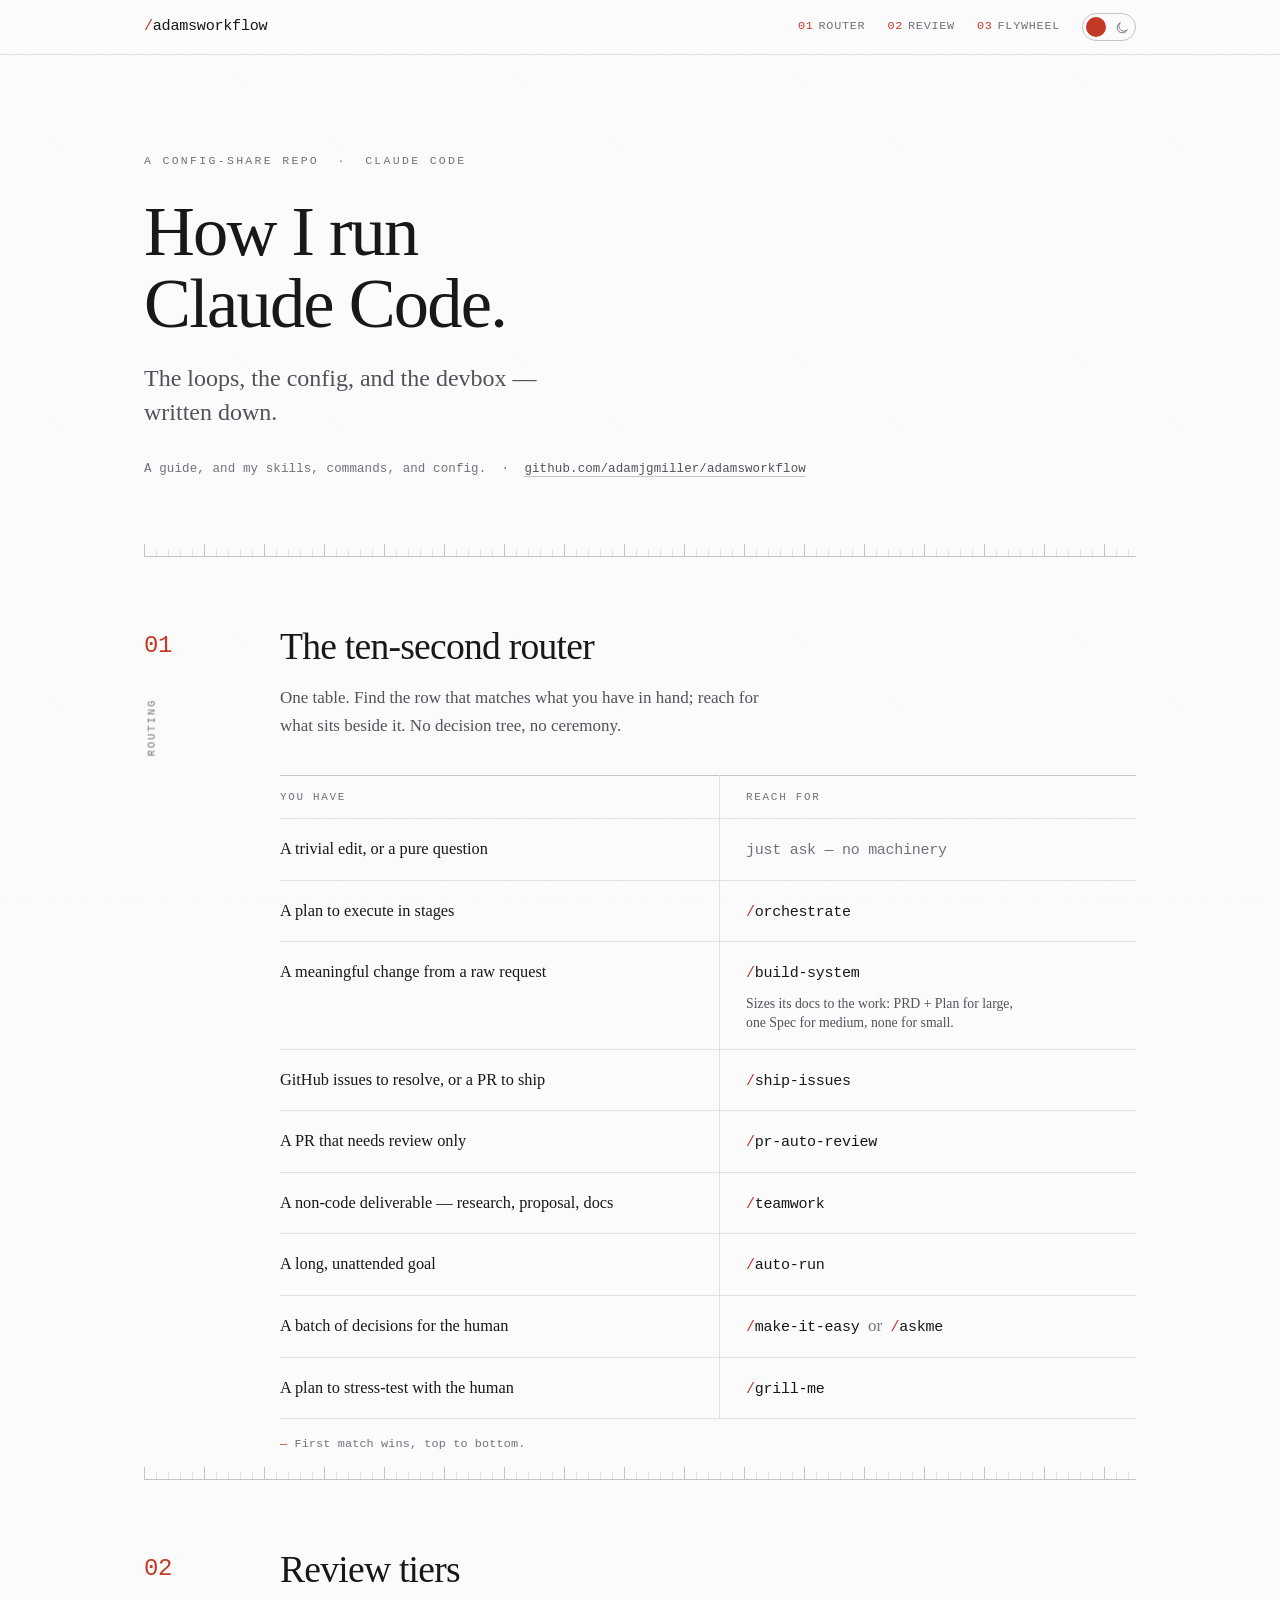
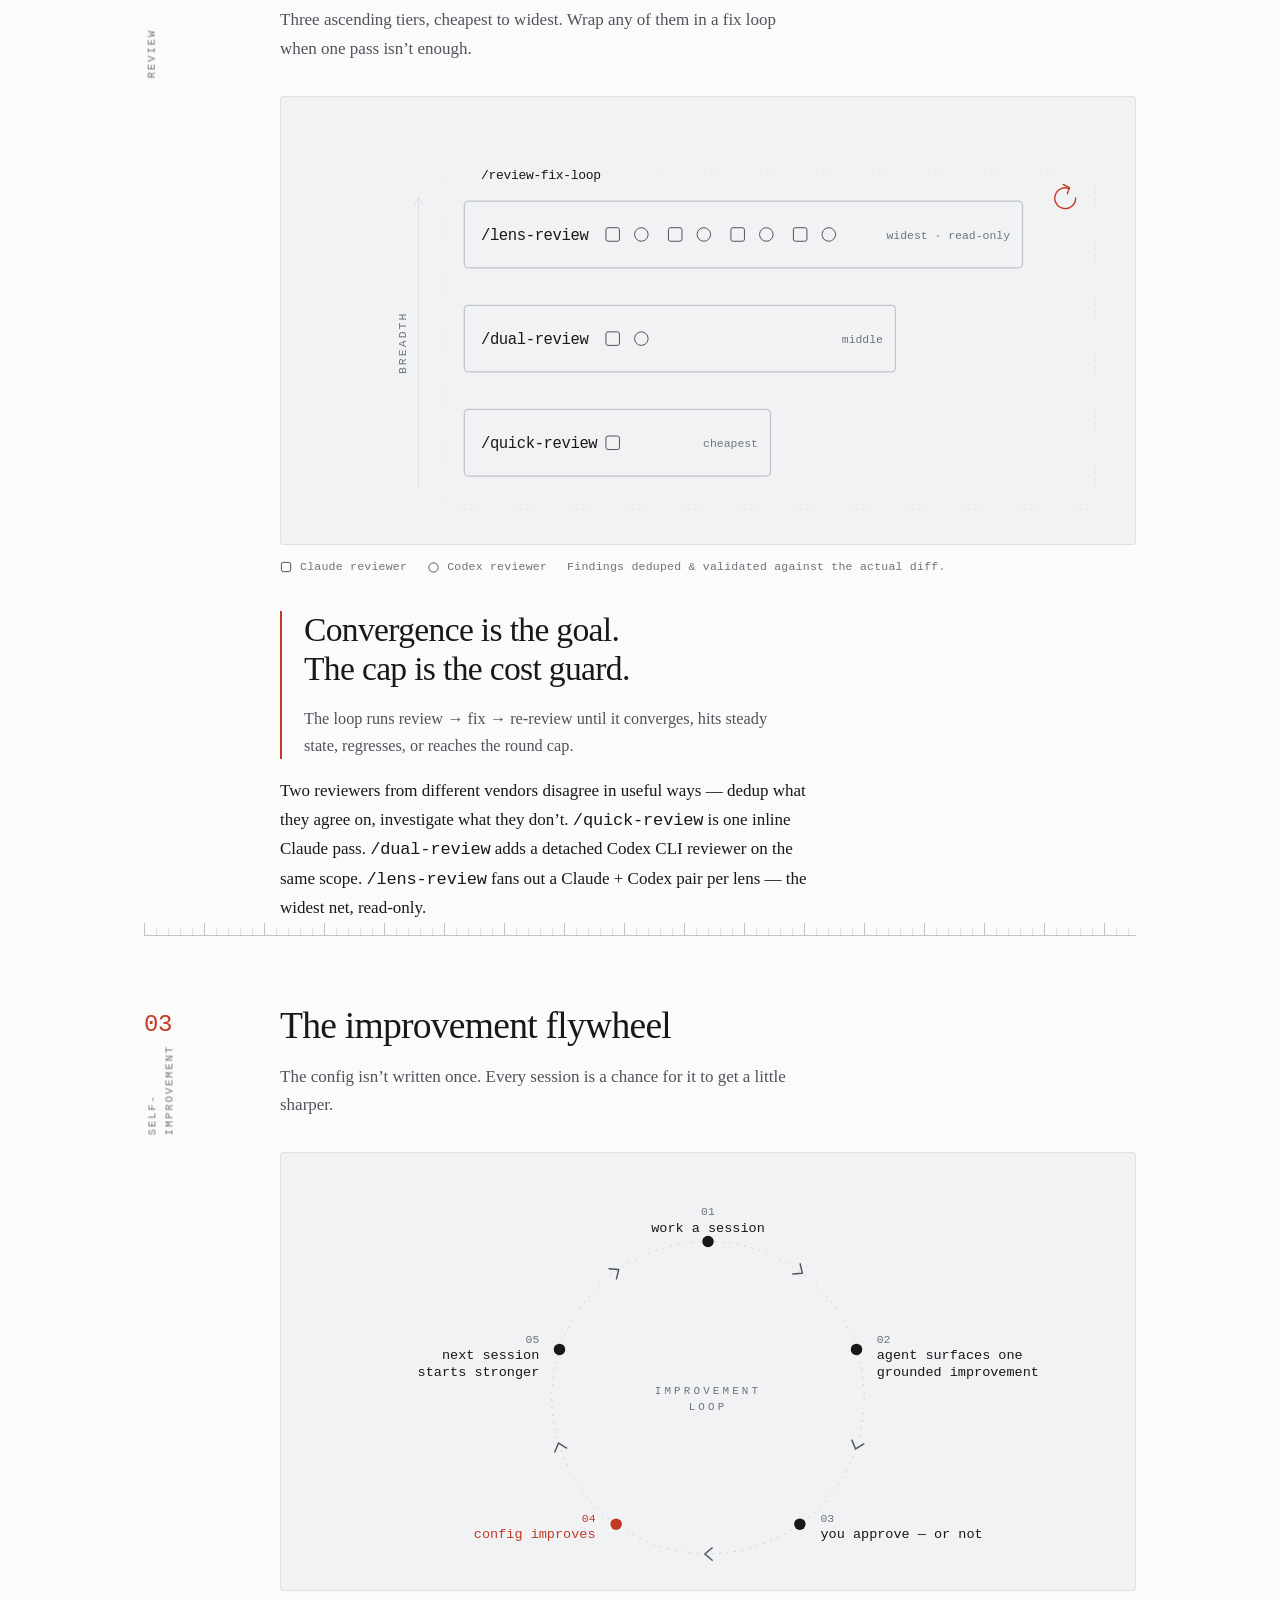
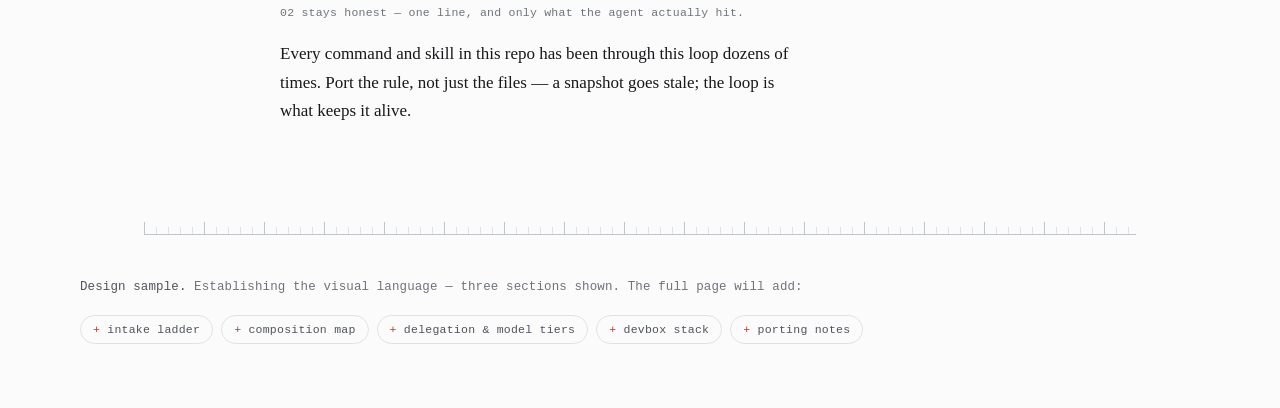
<file: docs/design-sample.html>
<!doctype html>
<html lang="en">
<head>
<meta charset="utf-8">
<meta name="viewport" content="width=device-width, initial-scale=1">
<title>adamsworkflow — design sample</title>
<meta name="description" content="How I run Claude Code. The loops, the config, and the devbox.">
<script>
/* Set theme before first paint to avoid a flash. Honor stored choice,
   else the OS preference. CSS keeps a no-JS fallback via media query. */
(function () {
  try {
    var t = localStorage.getItem('aw-theme');
    if (t !== 'light' && t !== 'dark') {
      t = matchMedia('(prefers-color-scheme: dark)').matches ? 'dark' : 'light';
    }
    document.documentElement.setAttribute('data-theme', t);
  } catch (e) {}
})();
</script>
<style>
/* ---------------------------------------------------------------------------
   adamsworkflow — design-direction sample
   Aesthetic: typeset engineering manual. Serif + monospace only.
   Warm-neutral monochrome "paper". Hairline ruler rules. One restrained
   proofreader's-red accent, used sparingly.
   --------------------------------------------------------------------------- */

/* ---- Tokens -------------------------------------------------------------- */
:root {
  --serif: ui-serif, "New York", "Iowan Old Style", "Palatino Linotype",
           Palatino, "Book Antiqua", Georgia, serif;
  --mono: ui-monospace, "SF Mono", "SFMono-Regular", Menlo, "Cascadia Mono",
          "Cascadia Code", Consolas, "Liberation Mono", monospace;

  /* light — paper */
  --paper: #FBFBFC;
  --raise: #F1F2F4;
  --ink: #17181A;
  --ink-soft: #4F535A;
  --ink-faint: #6E737B;
  --hair: #DFE1E5;
  --hair-strong: #C1C4CB;
  --accent: #C23A25;
  --accent-line: rgba(194, 58, 37, .30);
  --accent-wash: rgba(194, 58, 37, .07);

  color-scheme: light;
}
:root[data-theme="dark"] {
  --paper: #0E0F11;
  --raise: #16181B;
  --ink: #E8EAED;
  --ink-soft: #9BA1A9;
  --ink-faint: #767B84;
  --hair: #24262B;
  --hair-strong: #35383E;
  --accent: #E56A54;
  --accent-line: rgba(229, 106, 84, .34);
  --accent-wash: rgba(229, 106, 84, .08);

  color-scheme: dark;
}
/* no-JS OS fallback */
@media (prefers-color-scheme: dark) {
  :root:not([data-theme]) {
    --paper: #0E0F11; --raise: #16181B; --ink: #E8EAED;
    --ink-soft: #9BA1A9; --ink-faint: #767B84; --hair: #24262B;
    --hair-strong: #35383E; --accent: #E56A54;
    --accent-line: rgba(229,106,84,.34); --accent-wash: rgba(229,106,84,.08);
    color-scheme: dark;
  }
}

/* ---- Reset / base -------------------------------------------------------- */
*, *::before, *::after { box-sizing: border-box; }
html { -webkit-text-size-adjust: 100%; }
@media (prefers-reduced-motion: no-preference) {
  html { scroll-behavior: smooth; }
}
body {
  margin: 0;
  background: var(--paper);
  color: var(--ink);
  font-family: var(--serif);
  font-size: 17px;
  line-height: 1.68;
  -webkit-font-smoothing: antialiased;
  text-rendering: optimizeLegibility;
  font-variant-numeric: oldstyle-nums;
}
/* faint print grain for tactile depth */
body::before {
  content: "";
  position: fixed;
  inset: 0;
  pointer-events: none;
  z-index: 0;
  opacity: .5;
  mix-blend-mode: multiply;
  /* greyscale grain (feColorMatrix saturate 0) — no warm/color cast */
  background-image: url("data:image/svg+xml,%3Csvg xmlns='http://www.w3.org/2000/svg' width='140' height='140'%3E%3Cfilter id='n'%3E%3CfeTurbulence type='fractalNoise' baseFrequency='.9' numOctaves='2' stitchTiles='stitch'/%3E%3CfeColorMatrix type='saturate' values='0'/%3E%3C/filter%3E%3Crect width='100%25' height='100%25' filter='url(%23n)' opacity='.03'/%3E%3C/svg%3E");
}
:root[data-theme="dark"] body::before { mix-blend-mode: screen; opacity: .35; }

.wrap { max-width: 1120px; margin: 0 auto; padding: 0 clamp(20px, 5vw, 68px); }
main, header, footer { position: relative; z-index: 1; }

a { color: inherit; }

/* mono utility */
.mono {
  font-family: var(--mono);
  font-variant-numeric: tabular-nums;
  letter-spacing: -0.01em;
}
.kicker {
  font-family: var(--mono);
  font-size: 0.72rem;
  letter-spacing: 0.2em;
  text-transform: uppercase;
  color: var(--ink-faint);
}

/* ---- Ruler rule (signature motif) --------------------------------------- */
.ruler {
  height: 13px;
  border: 0;
  margin: 0;
  background-image:
    repeating-linear-gradient(90deg, var(--hair-strong) 0 1px, transparent 1px 60px),
    repeating-linear-gradient(90deg, var(--hair) 0 1px, transparent 1px 12px);
  background-size: 100% 13px, 100% 7px;
  background-position: bottom left, bottom left;
  background-repeat: repeat-x, repeat-x;
  border-bottom: 1px solid var(--hair-strong);
}

/* ---- Top bar ------------------------------------------------------------- */
.topbar {
  position: sticky;
  top: 0;
  z-index: 20;
  background: var(--paper);
  border-bottom: 1px solid var(--hair);
}
.topbar-in {
  display: flex;
  align-items: center;
  gap: 20px;
  height: 54px;
}
.brand {
  font-family: var(--mono);
  font-weight: 500;
  font-size: 0.95rem;
  letter-spacing: -0.02em;
  text-decoration: none;
  white-space: nowrap;
}
.brand .slash { color: var(--accent); }
.topnav {
  margin-left: auto;
  display: flex;
  align-items: center;
  gap: 22px;
}
.topnav a {
  font-family: var(--mono);
  font-size: 0.74rem;
  letter-spacing: 0.06em;
  text-transform: uppercase;
  color: var(--ink-faint);
  text-decoration: none;
  padding: 4px 0;
  border-bottom: 1px solid transparent;
  transition: color .18s, border-color .18s;
}
.topnav a:hover { color: var(--ink); border-color: var(--accent); }
.topnav .n { color: var(--accent); margin-right: 5px; }

/* theme toggle */
.toggle {
  position: relative;
  width: 54px; height: 28px;
  flex: none;
  border-radius: 999px;
  border: 1px solid var(--hair-strong);
  background: transparent;
  cursor: pointer;
  padding: 0;
}
.toggle .knob {
  position: absolute; top: 3px; left: 3px;
  width: 20px; height: 20px; border-radius: 50%;
  background: var(--accent);
  transition: transform .26s cubic-bezier(.4,.1,.2,1);
}
:root[data-theme="dark"] .toggle .knob { transform: translateX(26px); }
.toggle svg { position: absolute; top: 6px; width: 16px; height: 16px;
  stroke: var(--ink-faint); fill: none; stroke-width: 1.4; }
.toggle .i-sun { left: 5px; }
.toggle .i-moon { right: 5px; }
@media (prefers-reduced-motion: reduce) { .toggle .knob { transition: none; } }

/* ---- Hero ---------------------------------------------------------------- */
.hero { padding: clamp(48px, 8vw, 96px) 0 0; }
.hero .kicker { display: block; margin-bottom: 26px; }
.hero h1 {
  font-family: var(--serif);
  font-weight: 500;
  font-size: clamp(2.5rem, 6.2vw, 4.4rem);
  line-height: 1.02;
  letter-spacing: -0.025em;
  margin: 0;
  max-width: 15ch;
}
.hero h1 em { font-style: italic; }
.hero .lede {
  font-size: clamp(1.15rem, 2.2vw, 1.5rem);
  line-height: 1.4;
  color: var(--ink-soft);
  margin: 22px 0 0;
  max-width: 34ch;
}
.hero .meta {
  font-family: var(--mono);
  font-size: 0.78rem;
  color: var(--ink-faint);
  margin: 30px 0 0;
  letter-spacing: 0.01em;
}
.hero .meta a { color: var(--ink-soft); text-decoration: none;
  border-bottom: 1px solid var(--hair-strong); }
.hero .meta a:hover { color: var(--accent); border-color: var(--accent); }
.hero-ruler { margin-top: clamp(40px, 6vw, 64px); }

/* ---- Sections ------------------------------------------------------------ */
.sec { padding: clamp(44px, 6vw, 76px) 0 0; scroll-margin-top: 74px; }
.sec-grid {
  display: grid;
  grid-template-columns: 92px minmax(0, 1fr);
  column-gap: 44px;
}
.sec-index { grid-column: 1; }
.sec-index .num {
  font-family: var(--mono);
  font-size: 1.5rem;
  color: var(--accent);
  letter-spacing: -0.02em;
  line-height: 1;
}
.sec-index .tag {
  display: block;
  margin-top: 10px;
  font-family: var(--mono);
  font-size: 0.66rem;
  letter-spacing: 0.18em;
  text-transform: uppercase;
  color: var(--ink-faint);
  writing-mode: vertical-rl;
  text-orientation: mixed;
  transform: rotate(180deg);
  height: 8em;
}
.sec-body { grid-column: 2; min-width: 0; }
.sec-body h2 {
  font-family: var(--serif);
  font-weight: 500;
  font-size: clamp(1.7rem, 3.4vw, 2.35rem);
  letter-spacing: -0.02em;
  line-height: 1.08;
  margin: -6px 0 0;
}
.sec-body .intro {
  color: var(--ink-soft);
  margin: 16px 0 0;
  max-width: 60ch;
}
.prose { max-width: 62ch; }
.prose p { margin: 1.05em 0 0; }

/* ---- Router table -------------------------------------------------------- */
.router { margin-top: 34px; }
.router table {
  width: 100%;
  border-collapse: collapse;
  border-top: 1px solid var(--hair-strong);
}
.router thead th {
  font-family: var(--mono);
  font-size: 0.68rem;
  letter-spacing: 0.16em;
  text-transform: uppercase;
  color: var(--ink-faint);
  font-weight: 500;
  text-align: left;
  padding: 12px 20px 12px 0;
  border-bottom: 1px solid var(--hair);
}
.router thead th.c-reach { padding-left: 26px; border-left: 1px solid var(--hair); }
.router tbody td {
  vertical-align: baseline;
  padding: 16px 20px 16px 0;
  border-bottom: 1px solid var(--hair);
}
.router tbody td.c-reach { padding-left: 26px; border-left: 1px solid var(--hair); }
.router tbody tr { transition: background .15s; }
.router tbody tr:hover { background: var(--raise); }
.router .have { font-size: 1.02rem; line-height: 1.4; }
.router .cmd {
  font-family: var(--mono);
  font-size: 0.94rem;
  font-weight: 500;
  letter-spacing: -0.02em;
  white-space: nowrap;
}
.router .cmd .slash { color: var(--accent); }
.router .cmd-alt { color: var(--ink-faint); font-weight: 400; }
.router .cmd-note {
  display: block;
  font-family: var(--serif);
  font-size: 0.86rem;
  line-height: 1.42;
  color: var(--ink-soft);
  margin-top: 7px;
  white-space: normal;
  max-width: 42ch;
}
.footnote {
  font-family: var(--mono);
  font-size: 0.74rem;
  color: var(--ink-faint);
  margin-top: 16px;
  letter-spacing: 0.01em;
}
.footnote::before { content: "— "; color: var(--accent); }

/* ---- Figures / diagrams -------------------------------------------------- */
.figure { margin: 32px 0 0; }
.figframe { position: relative; }
.figure .frame {
  border: 1px solid var(--hair);
  background: var(--raise);
  border-radius: 3px;
  overflow-x: auto;
  scrollbar-width: thin;
  scrollbar-color: var(--hair-strong) transparent;
}
.figure .frame::-webkit-scrollbar { height: 8px; }
.figure .frame::-webkit-scrollbar-thumb {
  background: var(--hair-strong); border-radius: 4px;
}
.figure .frame::-webkit-scrollbar-track { background: transparent; }
.figure .frame svg { display: block; width: 100%; height: auto; }
.fig-tiers .frame svg { min-width: 560px; }
.fig-cycle .frame svg { min-width: 460px; }
/* horizontal-scroll affordance: right-edge fade shown only while more is offscreen */
.scroll-cue {
  position: absolute;
  top: 1px; right: 1px; bottom: 1px;
  width: 60px;
  pointer-events: none;
  border-radius: 0 3px 3px 0;
  background: linear-gradient(to right, transparent, var(--raise) 78%);
  opacity: 0;
  transition: opacity .2s ease;
  display: flex;
  align-items: center;
  justify-content: flex-end;
}
.scroll-cue::after {
  content: "";
  width: 7px; height: 7px;
  margin-right: 11px;
  border-right: 1.5px solid var(--ink-faint);
  border-bottom: 1.5px solid var(--ink-faint);
  transform: rotate(-45deg);
}
.figframe.scrollable:not(.at-end) .scroll-cue { opacity: 1; }
@media (prefers-reduced-motion: reduce) { .scroll-cue { transition: none; } }
.figcap {
  font-family: var(--mono);
  font-size: 0.72rem;
  color: var(--ink-faint);
  margin-top: 12px;
  letter-spacing: 0.02em;
  display: flex;
  flex-wrap: wrap;
  gap: 6px 20px;
  align-items: center;
}
.figcap .lg { display: inline-flex; align-items: center; gap: 7px; }
.figcap .lg svg { width: 13px; height: 13px; }

/* diagram theming (inline SVG reads these vars) */
.d-track { stroke: var(--hair-strong); fill: none; }
.d-hair  { stroke: var(--hair); fill: none; }
.d-tier  { stroke: var(--hair-strong); fill: none; }
.d-node  { fill: var(--ink); }
.d-node-accent { fill: var(--accent); }
.d-mk    { stroke: var(--ink-soft); fill: none; }
.d-ink   { fill: var(--ink); }
.d-soft  { fill: var(--ink-soft); }
.d-faint { fill: var(--ink-faint); }
.d-accent-f { fill: var(--accent); }
.d-accent-s { stroke: var(--accent); fill: none; }
.d-paper { fill: var(--raise); }
.d-arrow { stroke: var(--ink-soft); fill: none; }
.figure svg text { font-family: var(--mono); }

/* ---- Pull quotes --------------------------------------------------------- */
.pull {
  margin: 34px 0 0;
  padding-left: 22px;
  border-left: 2px solid var(--accent);
}
.pull .big {
  font-family: var(--serif);
  font-size: clamp(1.5rem, 3.2vw, 2.1rem);
  line-height: 1.16;
  letter-spacing: -0.02em;
  margin: 0;
}
.pull .sub {
  margin: 16px 0 0;
  color: var(--ink-soft);
  font-size: 1.02rem;
  max-width: 58ch;
}

/* ---- Footer -------------------------------------------------------------- */
footer { margin-top: clamp(56px, 8vw, 96px); }
.foot-in { padding: 30px 0 64px; }
.foot-note {
  font-family: var(--mono);
  font-size: 0.78rem;
  line-height: 1.7;
  color: var(--ink-faint);
  letter-spacing: 0.01em;
}
.foot-note b { color: var(--ink-soft); font-weight: 500; }
.coming {
  list-style: none;
  padding: 0;
  margin: 16px 0 0;
  display: flex;
  flex-wrap: wrap;
  gap: 8px;
}
.coming li {
  font-family: var(--mono);
  font-size: 0.72rem;
  letter-spacing: 0.02em;
  color: var(--ink-soft);
  border: 1px solid var(--hair);
  border-radius: 999px;
  padding: 4px 12px;
}
.coming li::before { content: "+ "; color: var(--accent); }

/* ---- Motion -------------------------------------------------------------- */
@media (prefers-reduced-motion: no-preference) {
  .reveal { opacity: 0; transform: translateY(10px); animation: rise .8s cubic-bezier(.2,.6,.2,1) forwards; }
  .d1 { animation-delay: .05s; } .d2 { animation-delay: .14s; }
  .d3 { animation-delay: .23s; } .d4 { animation-delay: .32s; }
  @keyframes rise { to { opacity: 1; transform: none; } }
}

/* ---- Responsive ---------------------------------------------------------- */
@media (max-width: 760px) {
  body { font-size: 16px; }
  .topnav a:not(.only-icon) { display: none; }
  .sec-grid { grid-template-columns: 1fr; row-gap: 18px; }
  .sec-index, .sec-body { grid-column: auto; }
  .sec-index { display: flex; align-items: baseline; gap: 16px; }
  .sec-index .tag {
    writing-mode: horizontal-tb; transform: none; height: auto;
    margin-top: 0; align-self: center;
  }
  .router .cmd-note { max-width: none; }
}
@media (max-width: 440px) {
  .router thead th, .router tbody td { padding-right: 12px; }
  .router tbody td.c-reach, .router thead th.c-reach { padding-left: 14px; }
  .router .cmd { white-space: normal; }
}
</style>
</head>
<body>

<!-- Top bar -->
<header class="topbar">
  <div class="wrap topbar-in">
    <a class="brand" href="#top"><span class="slash">/</span>adamsworkflow</a>
    <nav class="topnav" aria-label="Sections">
      <a href="#s1"><span class="n">01</span>Router</a>
      <a href="#s2"><span class="n">02</span>Review</a>
      <a href="#s3"><span class="n">03</span>Flywheel</a>
      <button class="toggle only-icon" type="button" role="switch"
              aria-label="Toggle dark mode" aria-checked="false">
        <svg class="i-sun" viewBox="0 0 24 24" aria-hidden="true"><circle cx="12" cy="12" r="4.2"/><path d="M12 2.5v2.5M12 19v2.5M4.6 4.6l1.8 1.8M17.6 17.6l1.8 1.8M2.5 12H5M19 12h2.5M4.6 19.4l1.8-1.8M17.6 6.4l1.8-1.8"/></svg>
        <svg class="i-moon" viewBox="0 0 24 24" aria-hidden="true"><path d="M20 14.5A8 8 0 1 1 9.5 4 6.4 6.4 0 0 0 20 14.5Z"/></svg>
        <span class="knob"></span>
      </button>
    </nav>
  </div>
</header>

<main id="top">
  <!-- Hero -->
  <section class="hero">
    <div class="wrap">
      <span class="kicker reveal d1">A config-share repo &nbsp;·&nbsp; Claude&nbsp;Code</span>
      <h1 class="reveal d2">How I run<br>Claude&nbsp;Code.</h1>
      <p class="lede reveal d3">The loops, the config, and the devbox — written down.</p>
      <p class="meta reveal d4">
        A guide, and my skills, commands, and config.
        &nbsp;·&nbsp;
        <a href="https://github.com/adamjgmiller/adamsworkflow">github.com/adamjgmiller/adamsworkflow</a>
      </p>
    </div>
    <div class="wrap"><hr class="ruler hero-ruler reveal d4"></div>
  </section>

  <!-- 01 — Router -->
  <section class="sec" id="s1">
    <div class="wrap sec-grid">
      <div class="sec-index">
        <span class="num">01</span>
        <span class="tag">Routing</span>
      </div>
      <div class="sec-body">
        <h2>The ten-second router</h2>
        <p class="intro">One table. Find the row that matches what you have in hand;
          reach for what sits beside it. No decision tree, no ceremony.</p>

        <div class="router">
          <table>
            <thead>
              <tr>
                <th class="c-have">You have</th>
                <th class="c-reach">Reach for</th>
              </tr>
            </thead>
            <tbody>
              <tr>
                <td class="c-have"><span class="have">A trivial edit, or a pure question</span></td>
                <td class="c-reach"><span class="cmd cmd-alt">just ask — no machinery</span></td>
              </tr>
              <tr>
                <td class="c-have"><span class="have">A plan to execute in stages</span></td>
                <td class="c-reach"><span class="cmd"><span class="slash">/</span>orchestrate</span></td>
              </tr>
              <tr>
                <td class="c-have"><span class="have">A meaningful change from a raw request</span></td>
                <td class="c-reach">
                  <span class="cmd"><span class="slash">/</span>build-system</span>
                  <span class="cmd-note">Sizes its docs to the work: PRD&nbsp;+&nbsp;Plan for large,
                    one Spec for medium, none for small.</span>
                </td>
              </tr>
              <tr>
                <td class="c-have"><span class="have">GitHub issues to resolve, or a PR to ship</span></td>
                <td class="c-reach"><span class="cmd"><span class="slash">/</span>ship-issues</span></td>
              </tr>
              <tr>
                <td class="c-have"><span class="have">A PR that needs review only</span></td>
                <td class="c-reach"><span class="cmd"><span class="slash">/</span>pr-auto-review</span></td>
              </tr>
              <tr>
                <td class="c-have"><span class="have">A non-code deliverable — research, proposal, docs</span></td>
                <td class="c-reach"><span class="cmd"><span class="slash">/</span>teamwork</span></td>
              </tr>
              <tr>
                <td class="c-have"><span class="have">A long, unattended goal</span></td>
                <td class="c-reach"><span class="cmd"><span class="slash">/</span>auto-run</span></td>
              </tr>
              <tr>
                <td class="c-have"><span class="have">A batch of decisions for the human</span></td>
                <td class="c-reach">
                  <span class="cmd"><span class="slash">/</span>make-it-easy</span>
                  <span class="cmd-alt">&nbsp;or&nbsp;</span>
                  <span class="cmd"><span class="slash">/</span>askme</span>
                </td>
              </tr>
              <tr>
                <td class="c-have"><span class="have">A plan to stress-test with the human</span></td>
                <td class="c-reach"><span class="cmd"><span class="slash">/</span>grill-me</span></td>
              </tr>
            </tbody>
          </table>
          <p class="footnote">First match wins, top to bottom.</p>
        </div>
      </div>
    </div>
  </section>

  <div class="wrap"><hr class="ruler"></div>

  <!-- 02 — Review tiers -->
  <section class="sec" id="s2">
    <div class="wrap sec-grid">
      <div class="sec-index">
        <span class="num">02</span>
        <span class="tag">Review</span>
      </div>
      <div class="sec-body">
        <h2>Review tiers</h2>
        <p class="intro">Three ascending tiers, cheapest to widest. Wrap any of them
          in a fix loop when one pass isn&rsquo;t enough.</p>

        <div class="figure fig-tiers">
          <div class="figframe">
          <div class="frame">
            <svg viewBox="0 0 820 430" role="img"
                 aria-label="Three ascending review tiers — quick-review, dual-review, lens-review — enclosed by review-fix-loop.">
              <!-- breadth axis -->
              <line class="d-hair" x1="132" y1="376" x2="132" y2="96" vector-effect="non-scaling-stroke"/>
              <path class="d-hair" d="M132 96 l-4 8 M132 96 l4 8" vector-effect="non-scaling-stroke"/>
              <text class="d-faint" x="120" y="236" font-size="11" letter-spacing="2"
                    text-anchor="middle" transform="rotate(-90 120 236)">BREADTH</text>

              <!-- review-fix-loop enclosure -->
              <rect class="d-hair" x="158" y="74" width="624" height="322" rx="6"
                    stroke-dasharray="2 5" vector-effect="non-scaling-stroke"/>
              <rect class="d-paper" x="184" y="66" width="172" height="16"/>
              <text class="d-ink" x="192" y="79" font-size="12.5" letter-spacing="-0.3">/review-fix-loop</text>
              <!-- iterate glyph -->
              <path class="d-accent-s" d="M757 88 a10 10 0 1 0 6 9" stroke-width="1.4"
                    stroke-linecap="round" vector-effect="non-scaling-stroke"/>
              <path class="d-accent-s" d="M751 84 l6 3 -2 6" stroke-width="1.4"
                    stroke-linecap="round" stroke-linejoin="round" fill="none" vector-effect="non-scaling-stroke"/>

              <!-- tier 3 : lens -->
              <rect class="d-tier" x="176" y="100" width="536" height="64" rx="4"
                    stroke-width="1.25" vector-effect="non-scaling-stroke"/>
              <text class="d-ink" x="192" y="137" font-size="15" letter-spacing="-0.4">/lens-review</text>
              <g><rect class="d-mk" x="312" y="125.5" width="13" height="13" rx="2" vector-effect="non-scaling-stroke"/>
                 <circle class="d-mk" cx="346" cy="132" r="6.5" vector-effect="non-scaling-stroke"/>
                 <rect class="d-mk" x="372" y="125.5" width="13" height="13" rx="2" vector-effect="non-scaling-stroke"/>
                 <circle class="d-mk" cx="406" cy="132" r="6.5" vector-effect="non-scaling-stroke"/>
                 <rect class="d-mk" x="432" y="125.5" width="13" height="13" rx="2" vector-effect="non-scaling-stroke"/>
                 <circle class="d-mk" cx="466" cy="132" r="6.5" vector-effect="non-scaling-stroke"/>
                 <rect class="d-mk" x="492" y="125.5" width="13" height="13" rx="2" vector-effect="non-scaling-stroke"/>
                 <circle class="d-mk" cx="526" cy="132" r="6.5" vector-effect="non-scaling-stroke"/></g>
              <text class="d-faint" x="700" y="136" font-size="11" text-anchor="end">widest · read-only</text>

              <!-- tier 2 : dual -->
              <rect class="d-tier" x="176" y="200" width="414" height="64" rx="4"
                    stroke-width="1.25" vector-effect="non-scaling-stroke"/>
              <text class="d-ink" x="192" y="237" font-size="15" letter-spacing="-0.4">/dual-review</text>
              <rect class="d-mk" x="312" y="225.5" width="13" height="13" rx="2" vector-effect="non-scaling-stroke"/>
              <circle class="d-mk" cx="346" cy="232" r="6.5" vector-effect="non-scaling-stroke"/>
              <text class="d-faint" x="578" y="236" font-size="11" text-anchor="end">middle</text>

              <!-- tier 1 : quick -->
              <rect class="d-tier" x="176" y="300" width="294" height="64" rx="4"
                    stroke-width="1.25" vector-effect="non-scaling-stroke"/>
              <text class="d-ink" x="192" y="337" font-size="15" letter-spacing="-0.4">/quick-review</text>
              <rect class="d-mk" x="312" y="325.5" width="13" height="13" rx="2" vector-effect="non-scaling-stroke"/>
              <text class="d-faint" x="458" y="336" font-size="11" text-anchor="end">cheapest</text>
            </svg>
          </div>
          <span class="scroll-cue" aria-hidden="true"></span>
          </div>
          <div class="figcap">
            <span class="lg"><svg viewBox="0 0 14 14"><rect class="d-mk" x="1.5" y="1.5" width="10" height="10" rx="2" vector-effect="non-scaling-stroke"/></svg>Claude reviewer</span>
            <span class="lg"><svg viewBox="0 0 14 14"><circle class="d-mk" cx="7" cy="7" r="5" vector-effect="non-scaling-stroke"/></svg>Codex reviewer</span>
            <span>Findings deduped &amp; validated against the actual diff.</span>
          </div>
        </div>

        <div class="pull">
          <p class="big">Convergence is the goal.<br>The cap is the cost guard.</p>
          <p class="sub">The loop runs review&nbsp;→&nbsp;fix&nbsp;→&nbsp;re-review until it converges,
            hits steady state, regresses, or reaches the round cap.</p>
        </div>

        <div class="prose">
          <p>Two reviewers from different vendors disagree in useful ways — dedup what
            they agree on, investigate what they don&rsquo;t. <span class="mono">/quick-review</span>
            is one inline Claude pass. <span class="mono">/dual-review</span> adds a detached
            Codex CLI reviewer on the same scope. <span class="mono">/lens-review</span> fans
            out a Claude&nbsp;+&nbsp;Codex pair per lens — the widest net, read-only.</p>
        </div>
      </div>
    </div>
  </section>

  <div class="wrap"><hr class="ruler"></div>

  <!-- 03 — Flywheel -->
  <section class="sec" id="s3">
    <div class="wrap sec-grid">
      <div class="sec-index">
        <span class="num">03</span>
        <span class="tag">Self-improvement</span>
      </div>
      <div class="sec-body">
        <h2>The improvement flywheel</h2>
        <p class="intro">The config isn&rsquo;t written once. Every session is a chance for it
          to get a little sharper.</p>

        <div class="figure fig-cycle">
          <div class="figframe">
          <div class="frame">
            <svg viewBox="0 0 820 420" role="img"
                 aria-label="A five-step improvement cycle: work a session, the agent surfaces one grounded improvement, you approve or not, config improves, next session starts stronger.">
              <!-- track -->
              <circle class="d-track" cx="410" cy="235" r="150"
                      stroke-dasharray="1.5 6" vector-effect="non-scaling-stroke"/>

              <!-- flow arrowheads at midpoints (rotate the top-tangent chevron) -->
              <g class="d-arrow" stroke-width="1.4" stroke-linecap="round" stroke-linejoin="round">
                <g transform="rotate(36 410 235)"><path d="M406 79 L413 85 L406 91"/></g>
                <g transform="rotate(108 410 235)"><path d="M406 79 L413 85 L406 91"/></g>
                <g transform="rotate(180 410 235)"><path d="M406 79 L413 85 L406 91"/></g>
                <g transform="rotate(252 410 235)"><path d="M406 79 L413 85 L406 91"/></g>
                <g transform="rotate(324 410 235)"><path d="M406 79 L413 85 L406 91"/></g>
              </g>

              <!-- center -->
              <text class="d-faint" x="410" y="231" font-size="10.5" letter-spacing="3" text-anchor="middle">IMPROVEMENT</text>
              <text class="d-faint" x="410" y="247" font-size="10.5" letter-spacing="3" text-anchor="middle">LOOP</text>

              <!-- nodes -->
              <circle class="d-node" cx="410" cy="85" r="5.5"/>
              <circle class="d-node" cx="552.6" cy="188.6" r="5.5"/>
              <circle class="d-node" cx="498.2" cy="356.4" r="5.5"/>
              <circle class="d-node-accent" cx="321.8" cy="356.4" r="5.5"/>
              <circle class="d-node" cx="267.4" cy="188.6" r="5.5"/>

              <!-- labels -->
              <text class="d-faint" x="410" y="60"  font-size="11" text-anchor="middle">01</text>
              <text class="d-ink"   x="410" y="76"  font-size="13" text-anchor="middle">work a session</text>

              <text class="d-faint" x="572" y="182" font-size="11" text-anchor="start">02</text>
              <text class="d-ink"   x="572" y="198" font-size="13" text-anchor="start">agent surfaces one</text>
              <text class="d-ink"   x="572" y="214" font-size="13" text-anchor="start">grounded improvement</text>

              <text class="d-faint" x="518" y="354" font-size="11" text-anchor="start">03</text>
              <text class="d-ink"   x="518" y="370" font-size="13" text-anchor="start">you approve — or not</text>

              <text class="d-accent-f" x="302" y="354" font-size="11" text-anchor="end">04</text>
              <text class="d-accent-f" x="302" y="370" font-size="13" text-anchor="end" font-weight="500">config improves</text>

              <text class="d-faint" x="248" y="182" font-size="11" text-anchor="end">05</text>
              <text class="d-ink"   x="248" y="198" font-size="13" text-anchor="end">next session</text>
              <text class="d-ink"   x="248" y="214" font-size="13" text-anchor="end">starts stronger</text>
            </svg>
          </div>
          <span class="scroll-cue" aria-hidden="true"></span>
          </div>
          <div class="figcap">
            <span>02 stays honest — one line, and only what the agent actually hit.</span>
          </div>
        </div>

        <div class="prose">
          <p>Every command and skill in this repo has been through this loop dozens of
            times. Port the rule, not just the files — a snapshot goes stale; the loop is
            what keeps it alive.</p>
        </div>
      </div>
    </div>
  </section>
</main>

<footer>
  <div class="wrap"><hr class="ruler"></div>
  <div class="wrap foot-in">
    <p class="foot-note"><b>Design sample.</b> Establishing the visual language — three
      sections shown. The full page will add:</p>
    <ul class="coming">
      <li>intake ladder</li>
      <li>composition map</li>
      <li>delegation &amp; model tiers</li>
      <li>devbox stack</li>
      <li>porting notes</li>
    </ul>
  </div>
</footer>

<script>
(function () {
  var btn = document.querySelector('.toggle');
  function sync() {
    var dark = document.documentElement.getAttribute('data-theme') === 'dark';
    btn.setAttribute('aria-checked', dark ? 'true' : 'false');
  }
  sync();
  btn.addEventListener('click', function () {
    var dark = document.documentElement.getAttribute('data-theme') === 'dark';
    var next = dark ? 'light' : 'dark';
    document.documentElement.setAttribute('data-theme', next);
    try { localStorage.setItem('aw-theme', next); } catch (e) {}
    sync();
  });

  // Horizontal-scroll cue for diagram frames: show the edge fade only while
  // there is more diagram off to the right, hide it once scrolled to the end.
  var frames = document.querySelectorAll('.figframe');
  function updateCue(ff) {
    var fr = ff.querySelector('.frame');
    var scrollable = fr.scrollWidth > fr.clientWidth + 2;
    ff.classList.toggle('scrollable', scrollable);
    var atEnd = fr.scrollLeft >= fr.scrollWidth - fr.clientWidth - 2;
    ff.classList.toggle('at-end', atEnd);
  }
  frames.forEach(function (ff) {
    var fr = ff.querySelector('.frame');
    updateCue(ff);
    fr.addEventListener('scroll', function () { updateCue(ff); }, { passive: true });
  });
  window.addEventListener('resize', function () {
    frames.forEach(updateCue);
  });
})();
</script>
</body>
</html>
</file>
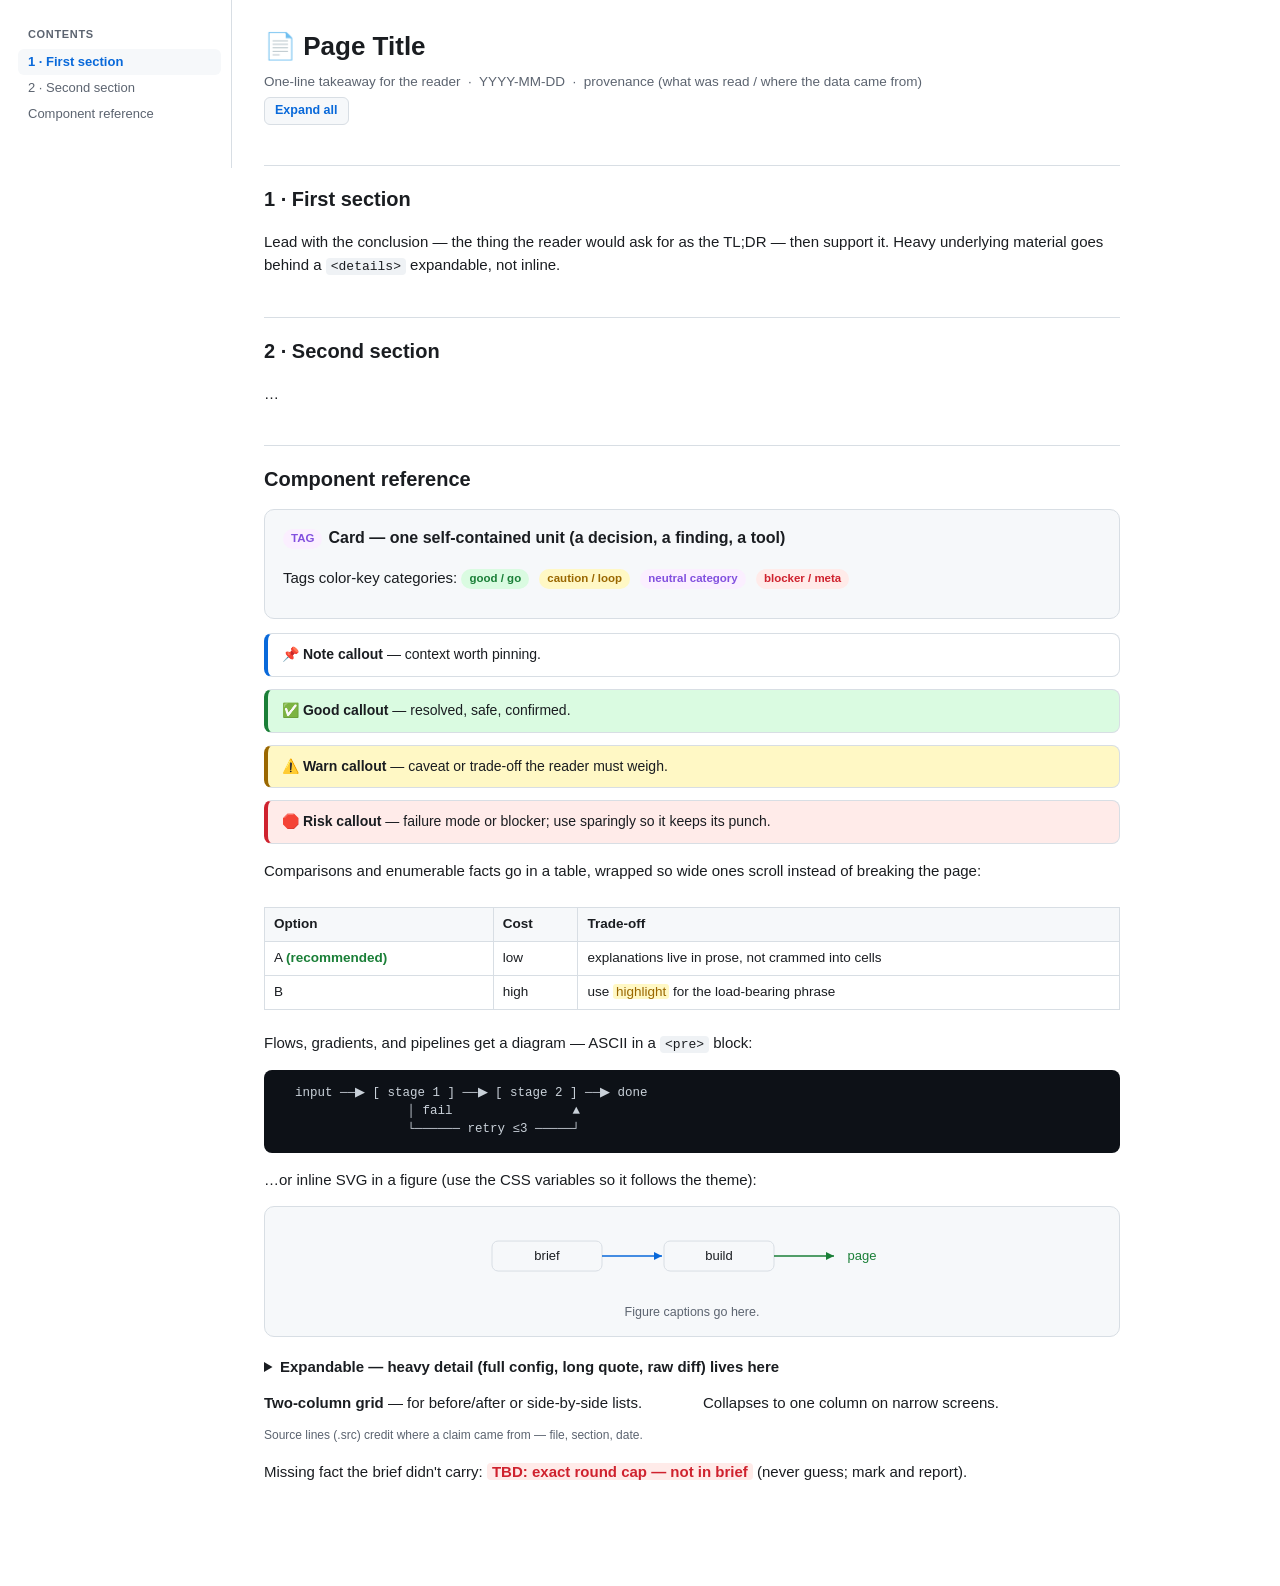
<file: scripts/visual-page/template.html>
<!DOCTYPE html>
<html lang="en">
<head>
<meta charset="utf-8">
<meta name="viewport" content="width=device-width, initial-scale=1">
<!-- ============================================================
  visual-page scaffold — used by the visual-builder agent
  (~/.claude/agents/visual-builder.md). See README.md here.

  BUILDER CHECKLIST:
  1. Copy this file to the output path — never edit the template in place.
  2. Set <title> and the favicon emoji.
  3. Fill the header (h1, .sub lines).
  4. One nav link per h2; every h2 needs a matching id. Scrollspy is wired.
  5. Replace the placeholder sections with content.
  6. DELETE the "Component reference" section (nav link + section).
  7. Unknown/missing fact → <span class="tbd">TBD: what's missing</span>,
     never a guess. List every TBD in your return message.
============================================================ -->
<title>Page Title — one-line subject</title>
<link rel="icon" href="data:image/svg+xml,<svg xmlns=%22http://www.w3.org/2000/svg%22 viewBox=%220 0 100 100%22><text y=%22.9em%22 font-size=%2290%22>📄</text></svg>">
<style>
  /* GitHub-flavored palette; light default, dark follows the OS.
     This design system is battle-tested — extend it, don't restyle wholesale. */
  :root {
    --bg: #ffffff; --fg: #1a1d21; --muted: #5c6470; --card: #f6f8fa; --border: #d8dee4;
    --accent: #0969da; --amber: #9a6700; --amber-bg: #fff8c5; --green: #1a7f37; --green-bg: #dafbe1;
    --red: #cf222e; --red-bg: #ffebe9; --purple: #8250df; --purple-bg: #fbefff;
    --code-bg: #eff2f5; --diagram-bg: #0d1117; --diagram-fg: #c9d1d9;
  }
  @media (prefers-color-scheme: dark) {
    :root {
      --bg: #0d1117; --fg: #e6edf3; --muted: #9198a1; --card: #161b22; --border: #30363d;
      --accent: #58a6ff; --amber: #d29922; --amber-bg: #2d2305; --green: #3fb950; --green-bg: #0d2818;
      --red: #f85149; --red-bg: #3d1418; --purple: #bc8cff; --purple-bg: #271b3d;
      --code-bg: #1c2128; --diagram-bg: #010409; --diagram-fg: #c9d1d9;
    }
  }
  * { box-sizing: border-box; }
  html { scroll-behavior: smooth; }
  body { margin: 0; font: 15px/1.55 -apple-system, BlinkMacSystemFont, "Segoe UI", Roboto, Helvetica, Arial, sans-serif; background: var(--bg); color: var(--fg); }

  /* ---- Layout: sticky sidebar ToC on desktop, sticky top-bar chips on mobile ---- */
  .layout { display: flex; max-width: 1280px; margin: 0 auto; }
  nav#toc { position: sticky; top: 0; align-self: flex-start; flex: none; width: 232px;
            max-height: 100vh; overflow-y: auto; padding: 26px 10px 40px 18px;
            border-right: 1px solid var(--border); }
  nav#toc .toc-title { font-size: 11px; font-weight: 700; text-transform: uppercase; letter-spacing: .06em; color: var(--muted); padding: 0 10px 6px; }
  nav#toc a { display: block; padding: 4px 10px; border-radius: 6px; color: var(--muted);
              text-decoration: none; font-size: 13px; line-height: 1.4; }
  nav#toc a:hover { color: var(--fg); background: var(--card); }
  nav#toc a.active { color: var(--accent); background: var(--card); font-weight: 600; }
  main { flex: 1; min-width: 0; max-width: 920px; padding: 26px 32px 90px; }
  @media (max-width: 900px) {
    .layout { display: block; }
    nav#toc { display: flex; gap: 4px; width: auto; max-height: none; overflow-x: auto;
              padding: 8px 12px; border-right: 0; border-bottom: 1px solid var(--border);
              background: var(--bg); z-index: 10; -webkit-overflow-scrolling: touch; }
    nav#toc .toc-title { display: none; }
    nav#toc a { flex: none; white-space: nowrap; }
    main { padding: 22px 16px 70px; }
  }
  h2 { scroll-margin-top: 64px; }

  /* ---- Type ---- */
  h1 { font-size: 26px; margin: 0 0 6px; }
  h2 { font-size: 20px; margin: 40px 0 12px; padding-top: 18px; border-top: 1px solid var(--border); }
  h3 { font-size: 16px; margin: 22px 0 8px; }
  .sub { color: var(--muted); font-size: 13.5px; margin-bottom: 4px; }
  .src { color: var(--muted); font-size: 12px; }
  a { color: var(--accent); }
  ul { padding-left: 22px; margin: 6px 0; }
  li { margin: 3px 0; }
  .hl { background: var(--amber-bg); color: var(--amber); padding: 0 3px; border-radius: 3px; }
  .rec { color: var(--green); font-weight: 600; }
  .tbd { background: var(--red-bg); color: var(--red); font-weight: 600; padding: 0 5px; border-radius: 4px; }
  kbd { border: 1px solid var(--border); border-bottom-width: 2px; border-radius: 5px; padding: 0 5px; font-size: 12px; background: var(--card); font-family: ui-monospace, SFMono-Regular, Menlo, Consolas, monospace; }

  /* ---- Code & diagrams ---- */
  code { background: var(--code-bg); padding: 1px 5px; border-radius: 4px; font-size: 13px; font-family: ui-monospace, SFMono-Regular, Menlo, Consolas, monospace; }
  pre { background: var(--diagram-bg); color: var(--diagram-fg); padding: 14px 16px; border-radius: 8px; overflow-x: auto; font-size: 12.5px; line-height: 1.45; font-family: ui-monospace, SFMono-Regular, Menlo, Consolas, monospace; }
  pre code { background: none; padding: 0; color: inherit; font-size: inherit; }
  .figure { background: var(--card); border: 1px solid var(--border); border-radius: 10px; padding: 14px; margin: 14px 0; overflow-x: auto; text-align: center; }
  .figure svg { max-width: 100%; height: auto; }
  .figure .cap { color: var(--muted); font-size: 12.5px; margin-top: 6px; }

  /* ---- Tables ---- */
  .tablewrap { overflow-x: auto; }
  table { border-collapse: collapse; width: 100%; font-size: 13.5px; margin: 10px 0 6px; }
  th, td { border: 1px solid var(--border); padding: 6px 9px; text-align: left; vertical-align: top; }
  th { background: var(--card); font-weight: 600; }

  /* ---- Cards, callouts, tags ---- */
  .card { background: var(--card); border: 1px solid var(--border); border-radius: 10px; padding: 14px 18px; margin: 14px 0; }
  .card h3 { margin-top: 2px; }
  .callout { border: 1px solid var(--border); border-left-width: 4px; border-radius: 8px; padding: 10px 14px; margin: 12px 0; font-size: 14px; }
  .callout.note { border-left-color: var(--accent); }
  .callout.good { border-left-color: var(--green); background: var(--green-bg); }
  .callout.warn { border-left-color: var(--amber); background: var(--amber-bg); }
  .callout.risk { border-left-color: var(--red); background: var(--red-bg); }
  .tag { display: inline-block; font-size: 11.5px; font-weight: 600; padding: 1px 8px; border-radius: 10px; margin-right: 6px; vertical-align: 1px; }
  .tag.green { background: var(--green-bg); color: var(--green); }
  .tag.amber { background: var(--amber-bg); color: var(--amber); }
  .tag.purple { background: var(--purple-bg); color: var(--purple); }
  .tag.red { background: var(--red-bg); color: var(--red); }

  /* ---- Misc ---- */
  details { margin: 8px 0; }
  summary { cursor: pointer; font-weight: 600; padding: 4px 0; }
  summary:hover { color: var(--accent); }
  .grid2 { display: grid; grid-template-columns: 1fr 1fr; gap: 8px 22px; }
  @media (max-width: 760px) { .grid2 { grid-template-columns: 1fr; } }
  .btn { font: inherit; font-size: 12.5px; font-weight: 600; color: var(--accent); background: var(--card); border: 1px solid var(--border); border-radius: 6px; padding: 3px 10px; cursor: pointer; }
  .btn:hover { border-color: var(--accent); }
</style>
</head>
<body>
<div class="layout">

<nav id="toc" aria-label="Sections">
  <div class="toc-title">Contents</div>
  <!-- BUILDER: one link per h2, same order as the page -->
  <a href="#sec-1">1 · First section</a>
  <a href="#sec-2">2 · Second section</a>
  <a href="#sec-ref">Component reference</a>
</nav>

<main>

<header>
  <h1>📄 Page Title</h1>
  <div class="sub">One-line takeaway for the reader &nbsp;·&nbsp; YYYY-MM-DD &nbsp;·&nbsp; provenance (what was read / where the data came from)</div>
  <div class="sub"><button class="btn" data-toggle-details>Expand all</button></div>
</header>

<section>
<h2 id="sec-1">1 · First section</h2>
<p>Lead with the conclusion — the thing the reader would ask for as the TL;DR — then support it. Heavy underlying material goes behind a <code>&lt;details&gt;</code> expandable, not inline.</p>
</section>

<section>
<h2 id="sec-2">2 · Second section</h2>
<p>…</p>
</section>

<!-- ============================================================
  COMPONENT REFERENCE — delete this whole section (and its nav
  link) from the finished page. It exists to show, not to ship.
============================================================ -->
<section>
<h2 id="sec-ref">Component reference</h2>

<div class="card">
<h3><span class="tag purple">TAG</span>Card — one self-contained unit (a decision, a finding, a tool)</h3>
<p>Tags color-key categories: <span class="tag green">good / go</span> <span class="tag amber">caution / loop</span> <span class="tag purple">neutral category</span> <span class="tag red">blocker / meta</span></p>
</div>

<div class="callout note">📌 <b>Note callout</b> — context worth pinning.</div>
<div class="callout good">✅ <b>Good callout</b> — resolved, safe, confirmed.</div>
<div class="callout warn">⚠️ <b>Warn callout</b> — caveat or trade-off the reader must weigh.</div>
<div class="callout risk">🛑 <b>Risk callout</b> — failure mode or blocker; use sparingly so it keeps its punch.</div>

<p>Comparisons and enumerable facts go in a table, wrapped so wide ones scroll instead of breaking the page:</p>
<div class="tablewrap">
<table>
<tr><th>Option</th><th>Cost</th><th>Trade-off</th></tr>
<tr><td>A <span class="rec">(recommended)</span></td><td>low</td><td>explanations live in prose, not crammed into cells</td></tr>
<tr><td>B</td><td>high</td><td>use <span class="hl">highlight</span> for the load-bearing phrase</td></tr>
</table>
</div>

<p>Flows, gradients, and pipelines get a diagram — ASCII in a <code>&lt;pre&gt;</code> block:</p>
<pre><code>  input ──▶ [ stage 1 ] ──▶ [ stage 2 ] ──▶ done
                 │ fail                ▲
                 └────── retry ≤3 ─────┘</code></pre>

<p>…or inline SVG in a figure (use the CSS variables so it follows the theme):</p>
<div class="figure">
<svg viewBox="0 0 420 70" width="420" height="70" role="img" aria-label="example flow">
  <rect x="10" y="20" width="110" height="30" rx="6" fill="var(--card)" stroke="var(--border)"/>
  <text x="65" y="39" text-anchor="middle" fill="var(--fg)" font-size="13">brief</text>
  <line x1="120" y1="35" x2="180" y2="35" stroke="var(--accent)" stroke-width="1.5"/>
  <polygon points="180,35 172,31 172,39" fill="var(--accent)"/>
  <rect x="182" y="20" width="110" height="30" rx="6" fill="var(--card)" stroke="var(--border)"/>
  <text x="237" y="39" text-anchor="middle" fill="var(--fg)" font-size="13">build</text>
  <line x1="292" y1="35" x2="352" y2="35" stroke="var(--green)" stroke-width="1.5"/>
  <polygon points="352,35 344,31 344,39" fill="var(--green)"/>
  <text x="380" y="39" text-anchor="middle" fill="var(--green)" font-size="13">page</text>
</svg>
<div class="cap">Figure captions go here.</div>
</div>

<details>
<summary>Expandable — heavy detail (full config, long quote, raw diff) lives here</summary>
<p>The reader opts in; the page stays scannable. The header's <kbd>Expand all</kbd> button toggles every one of these.</p>
</details>

<div class="grid2">
  <div><b>Two-column grid</b> — for before/after or side-by-side lists.</div>
  <div>Collapses to one column on narrow screens.</div>
</div>

<p class="src">Source lines (.src) credit where a claim came from — file, section, date.</p>
<p>Missing fact the brief didn't carry: <span class="tbd">TBD: exact round cap — not in brief</span> (never guess; mark and report).</p>
</section>

</main>
</div>

<script>
  // Scrollspy — highlights the nav link for the section in view.
  (function () {
    var links = Array.prototype.slice.call(document.querySelectorAll('#toc a[href^="#"]'));
    var byId = {};
    links.forEach(function (a) { byId[a.hash.slice(1)] = a; });
    var targets = links.map(function (a) { return document.querySelector(a.hash); }).filter(Boolean);
    var active = null;
    function setActive(id) {
      var a = byId[id];
      if (!a || a === active) return;
      if (active) active.classList.remove('active');
      a.classList.add('active');
      active = a;
      a.scrollIntoView({ block: 'nearest', inline: 'nearest' });
    }
    if ('IntersectionObserver' in window && targets.length) {
      var obs = new IntersectionObserver(function (entries) {
        var vis = entries.filter(function (e) { return e.isIntersecting; })
          .sort(function (x, y) { return x.target.offsetTop - y.target.offsetTop; });
        if (vis.length) setActive(vis[0].target.id);
      }, { rootMargin: '0px 0px -65% 0px' });
      targets.forEach(function (t) { obs.observe(t); });
      if (targets[0]) setActive(targets[0].id);
    }
    // Expand/collapse all <details>
    var btn = document.querySelector('[data-toggle-details]');
    if (btn) btn.addEventListener('click', function () {
      var all = Array.prototype.slice.call(document.querySelectorAll('main details'));
      var open = all.some(function (d) { return !d.open; });
      all.forEach(function (d) { d.open = open; });
      btn.textContent = open ? 'Collapse all' : 'Expand all';
    });
  })();
</script>
</body>
</html>
</file>
